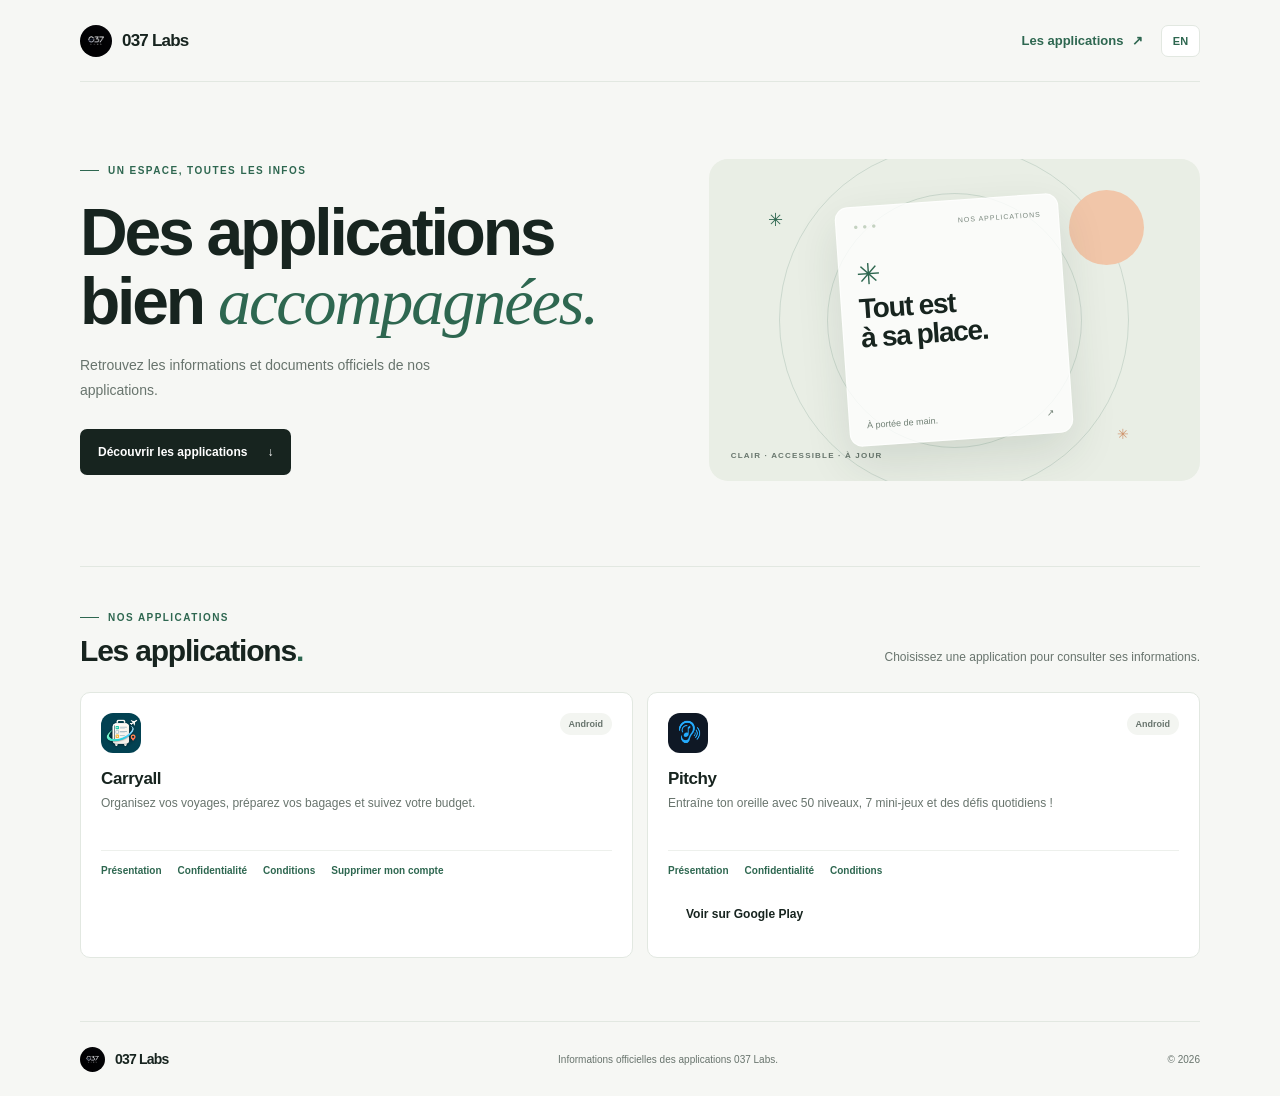
<file: index.html>
<!doctype html>
<html lang="fr">
<head>
  <meta charset="utf-8">
  <meta name="viewport" content="width=device-width, initial-scale=1">
  <meta name="theme-color" content="#f6f7f4">
  <meta name="description" content="Retrouvez les informations légales et les ressources des applications mobiles de 037 Labs.">
  <title>037 Labs — applications & informations</title>
  <link rel="icon" type="image/png" href="assets/037labs_favicon.png">
  <link rel="stylesheet" href="styles.css">
  <script src="apps.js" defer></script>
  <script src="store-url.js" defer></script>
  <script src="language.js" defer></script>
  <script src="main.js" defer></script>
</head>
<body data-title-fr="037 Labs — applications & informations" data-title-en="037 Labs — Apps & Information">
  <header class="topbar">
    <a class="brand" href="./" aria-label="Accueil 037 Labs" data-label-fr="Accueil 037 Labs" data-label-en="037 Labs home">
      <img class="brand-mark" src="assets/037labs_icon.png" alt="">
      <span class="brand-name">037 Labs</span>
    </a>
    <div class="top-actions">
      <a class="top-link" href="#applications"><span data-lang="fr">Les applications</span><span data-lang="en" hidden>Apps</span> <span aria-hidden="true">↗</span></a>
      <button class="language-toggle" type="button">EN</button>
    </div>
  </header>

  <main>
    <section class="hero">
      <div class="hero-copy">
        <p class="eyebrow"><span class="eyebrow-line"></span><span data-lang="fr">UN ESPACE, TOUTES LES INFOS</span><span data-lang="en" hidden>ALL THE INFORMATION, IN ONE PLACE</span></p>
        <h1><span data-lang="fr">Des applications<br>bien <span class="serif-accent">accompagnées.</span></span><span data-lang="en" hidden>Apps, with<br><span class="serif-accent">everything in place.</span></span></h1>
        <p class="hero-description"><span data-lang="fr">Retrouvez les informations et documents officiels de nos applications.</span><span data-lang="en" hidden>Find the official information and documents for our apps.</span></p>
        <a class="button button-dark" href="#applications"><span data-lang="fr">Découvrir les applications</span><span data-lang="en" hidden>Explore the apps</span><span aria-hidden="true">↓</span></a>
      </div>
      <div class="hero-art" aria-hidden="true">
        <div class="art-orbit orbit-one"></div>
        <div class="art-orbit orbit-two"></div>
        <div class="art-sun"></div>
        <div class="art-card">
          <div class="art-card-top"><span class="art-window-dots">● ● ●</span><span data-lang="fr">NOS APPLICATIONS</span><span data-lang="en" hidden>OUR APPS</span></div>
          <div class="art-symbol">✳</div>
          <div class="art-card-title"><span data-lang="fr">Tout est<br>à sa place.</span><span data-lang="en" hidden>Everything<br>in its place.</span></div>
          <div class="art-card-foot"><span data-lang="fr">À portée de main.</span><span data-lang="en" hidden>Easy to find.</span><span>↗</span></div>
        </div>
        <span class="art-spark spark-one">✳</span>
        <span class="art-spark spark-two">✳</span>
        <span class="art-caption"><span data-lang="fr">CLAIR · ACCESSIBLE · À JOUR</span><span data-lang="en" hidden>CLEAR · ACCESSIBLE · UP TO DATE</span></span>
      </div>
    </section>

    <section class="apps-section" id="applications">
      <div class="section-heading">
        <div>
          <p class="eyebrow"><span class="eyebrow-line"></span><span data-lang="fr">NOS APPLICATIONS</span><span data-lang="en" hidden>OUR APPS</span></p>
          <h2><span data-lang="fr">Les applications</span><span data-lang="en" hidden>Apps</span><span class="heading-period">.</span></h2>
        </div>
        <p class="section-note"><span data-lang="fr">Choisissez une application pour consulter ses informations.</span><span data-lang="en" hidden>Select an app to view its information.</span></p>
      </div>
      <div id="app-list" class="app-list" aria-live="polite">
        <div class="loading-card"><span data-lang="fr">Chargement des applications</span><span data-lang="en" hidden>Loading apps</span><span class="loading-dots">…</span></div>
      </div>
    </section>
  </main>

  <footer class="footer">
    <a class="brand footer-brand" href="./"><img class="brand-mark" src="assets/037labs_icon.png" alt=""><span class="brand-name">037 Labs</span></a>
    <p><span data-lang="fr">Informations officielles des applications 037 Labs.</span><span data-lang="en" hidden>Official information for 037 Labs apps.</span></p>
    <span class="footer-year">© <span id="year"></span></span>
  </footer>
</body>
</html>
</file>
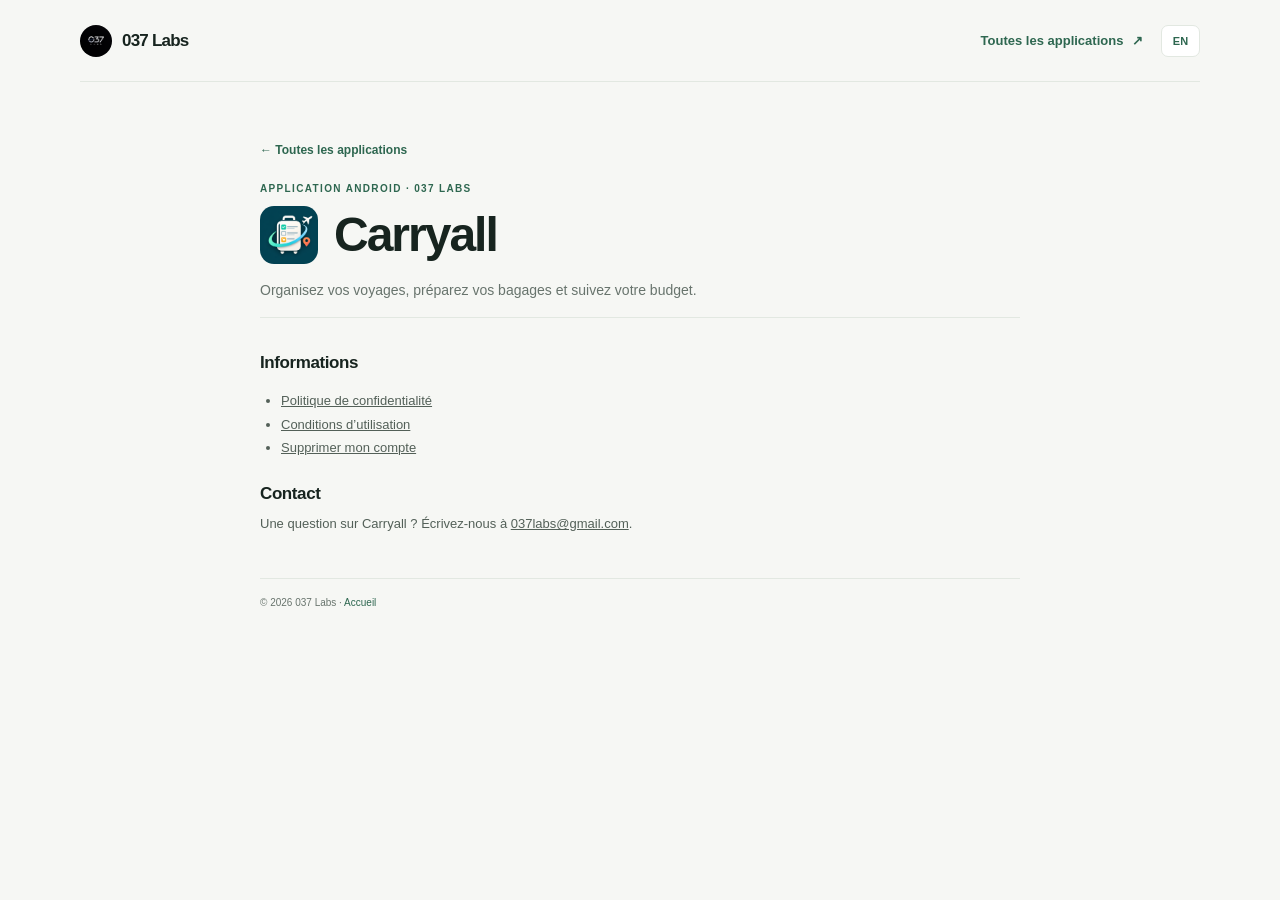
<file: apps/carryall/index.html>
<!doctype html>
<html lang="fr">
<head>
  <meta charset="utf-8">
  <meta name="viewport" content="width=device-width, initial-scale=1">
  <meta name="description" content="Informations et documents officiels de Carryall, application 037 Labs.">
  <title>Carryall — 037 Labs</title>
  <link rel="icon" type="image/png" href="../../assets/037labs_favicon.png">
  <link rel="stylesheet" href="../../styles.css">
  <script src="../../apps.js" defer></script>
  <script src="../../store-url.js" defer></script>
  <script src="../../store-links.js" defer></script>
  <script src="../../language.js" defer></script>
</head>
<body data-app-slug="carryall">
  <header class="topbar">
    <a class="brand" href="../../" data-label-fr="Accueil 037 Labs" data-label-en="037 Labs home"><img class="brand-mark" src="../../assets/037labs_icon.png" alt=""><span class="brand-name">037 Labs</span></a>
    <div class="top-actions">
      <a class="top-link" href="../../#applications"><span data-lang="fr">Toutes les applications</span><span data-lang="en" hidden>All apps</span> <span aria-hidden="true">↗</span></a>
      <button class="language-toggle" type="button">EN</button>
    </div>
  </header>
  <main class="document-main">
    <a class="back-link" href="../../#applications"><span data-lang="fr">← Toutes les applications</span><span data-lang="en" hidden>← All apps</span></a>
    <p class="document-label"><span data-lang="fr">APPLICATION ANDROID · 037 LABS</span><span data-lang="en" hidden>ANDROID APP · 037 LABS</span></p>
    <div class="app-page-title"><img src="../../assets/apps/carryall_icon.png" alt=""><h1>Carryall</h1></div>
    <p class="document-lead"><span data-lang="fr">Organisez vos voyages, préparez vos bagages et suivez votre budget.</span><span data-lang="en" hidden>Organize your trips, prepare your luggage, and track your budget.</span></p>
    <a class="button button-dark play-store-button" data-play-store-link href="#" target="_blank" rel="noopener noreferrer" hidden><span data-lang="fr">Voir sur Google Play</span><span data-lang="en" hidden>Get it on Google Play</span><span aria-hidden="true">↗</span></a>
    <nav class="document-content" aria-label="Documents et assistance Carryall" data-label-fr="Informations et assistance Carryall" data-label-en="Carryall information and support">
      <h2><span data-lang="fr">Informations</span><span data-lang="en" hidden>Information</span></h2>
      <ul>
        <li><a href="privacy-policy/"><span data-lang="fr">Politique de confidentialité</span><span data-lang="en" hidden>Privacy Policy</span></a></li>
        <li><a href="terms/"><span data-lang="fr">Conditions d’utilisation</span><span data-lang="en" hidden>Terms of Use</span></a></li>
        <li><a href="delete-account/"><span data-lang="fr">Supprimer mon compte</span><span data-lang="en" hidden>Delete my account</span></a></li>
      </ul>
      <h2><span data-lang="fr">Contact</span><span data-lang="en" hidden>Contact</span></h2>
      <p><span data-lang="fr">Une question sur Carryall ? Écrivez-nous à </span><span data-lang="en" hidden>Questions about Carryall? Email us at </span><a href="mailto:037labs@gmail.com">037labs@gmail.com</a>.</p>
    </nav>
    <div class="document-footer">© 2026 037 Labs · <a href="../../"><span data-lang="fr">Accueil</span><span data-lang="en" hidden>Home</span></a></div>
  </main>
</body>
</html>
</file>
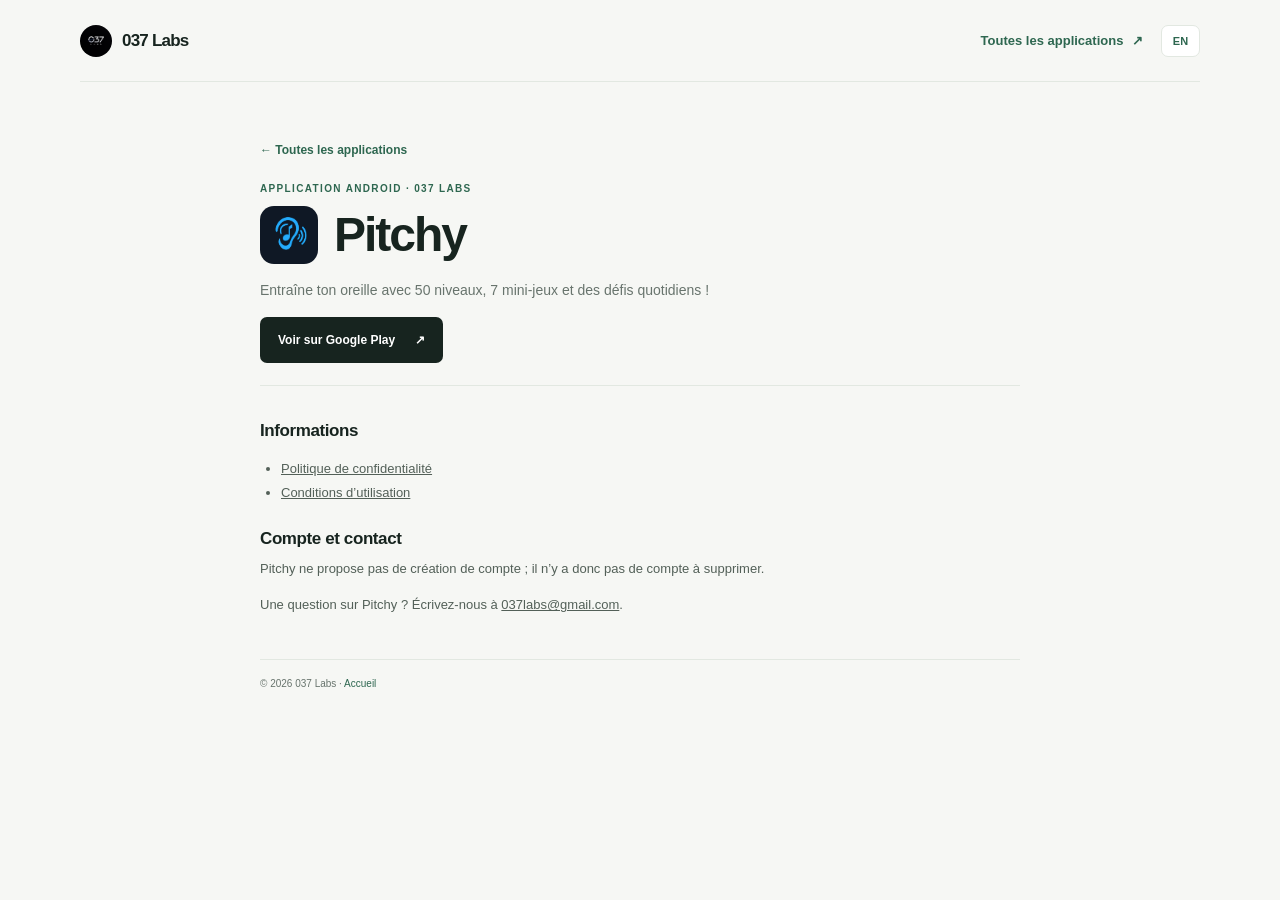
<file: apps/pitchy/index.html>
<!doctype html>
<html lang="fr">
<head>
  <meta charset="utf-8">
  <meta name="viewport" content="width=device-width, initial-scale=1">
  <meta name="description" content="Informations et documents officiels de Pitchy, application 037 Labs.">
  <title>Pitchy — 037 Labs</title>
  <link rel="icon" type="image/png" href="../../assets/037labs_favicon.png">
  <link rel="stylesheet" href="../../styles.css">
  <script src="../../apps.js" defer></script>
  <script src="../../store-url.js" defer></script>
  <script src="../../store-links.js" defer></script>
  <script src="../../language.js" defer></script>
</head>
<body data-app-slug="pitchy">
  <header class="topbar">
    <a class="brand" href="../../" data-label-fr="Accueil 037 Labs" data-label-en="037 Labs home"><img class="brand-mark" src="../../assets/037labs_icon.png" alt=""><span class="brand-name">037 Labs</span></a>
    <div class="top-actions">
      <a class="top-link" href="../../#applications"><span data-lang="fr">Toutes les applications</span><span data-lang="en" hidden>All apps</span> <span aria-hidden="true">↗</span></a>
      <button class="language-toggle" type="button">EN</button>
    </div>
  </header>
  <main class="document-main">
    <a class="back-link" href="../../#applications"><span data-lang="fr">← Toutes les applications</span><span data-lang="en" hidden>← All apps</span></a>
    <p class="document-label"><span data-lang="fr">APPLICATION ANDROID · 037 LABS</span><span data-lang="en" hidden>ANDROID APP · 037 LABS</span></p>
    <div class="app-page-title"><img src="../../assets/apps/pitchy_icon.png" alt=""><h1>Pitchy</h1></div>
    <p class="document-lead"><span data-lang="fr">Entraîne ton oreille avec 50 niveaux, 7 mini-jeux et des défis quotidiens !</span><span data-lang="en" hidden>Train your ear with 50 levels, 7 mini-games, and daily challenges!</span></p>
    <a class="button button-dark play-store-button" data-play-store-link href="#" target="_blank" rel="noopener noreferrer" hidden><span data-lang="fr">Voir sur Google Play</span><span data-lang="en" hidden>Get it on Google Play</span><span aria-hidden="true">↗</span></a>
    <nav class="document-content" aria-label="Documents et assistance Pitchy" data-label-fr="Informations et assistance Pitchy" data-label-en="Pitchy information and support">
      <h2><span data-lang="fr">Informations</span><span data-lang="en" hidden>Information</span></h2>
      <ul>
        <li><a href="privacy-policy/"><span data-lang="fr">Politique de confidentialité</span><span data-lang="en" hidden>Privacy Policy</span></a></li>
        <li><a href="terms/"><span data-lang="fr">Conditions d’utilisation</span><span data-lang="en" hidden>Terms of Use</span></a></li>
      </ul>
      <h2><span data-lang="fr">Compte et contact</span><span data-lang="en" hidden>Account and contact</span></h2>
      <p><span data-lang="fr">Pitchy ne propose pas de création de compte ; il n’y a donc pas de compte à supprimer.</span><span data-lang="en" hidden>Pitchy does not offer user accounts, so there is no account to delete.</span></p>
      <p><span data-lang="fr">Une question sur Pitchy ? Écrivez-nous à </span><span data-lang="en" hidden>Questions about Pitchy? Email us at </span><a href="mailto:037labs@gmail.com">037labs@gmail.com</a>.</p>
    </nav>
    <div class="document-footer">© 2026 037 Labs · <a href="../../"><span data-lang="fr">Accueil</span><span data-lang="en" hidden>Home</span></a></div>
  </main>
</body>
</html>
</file>
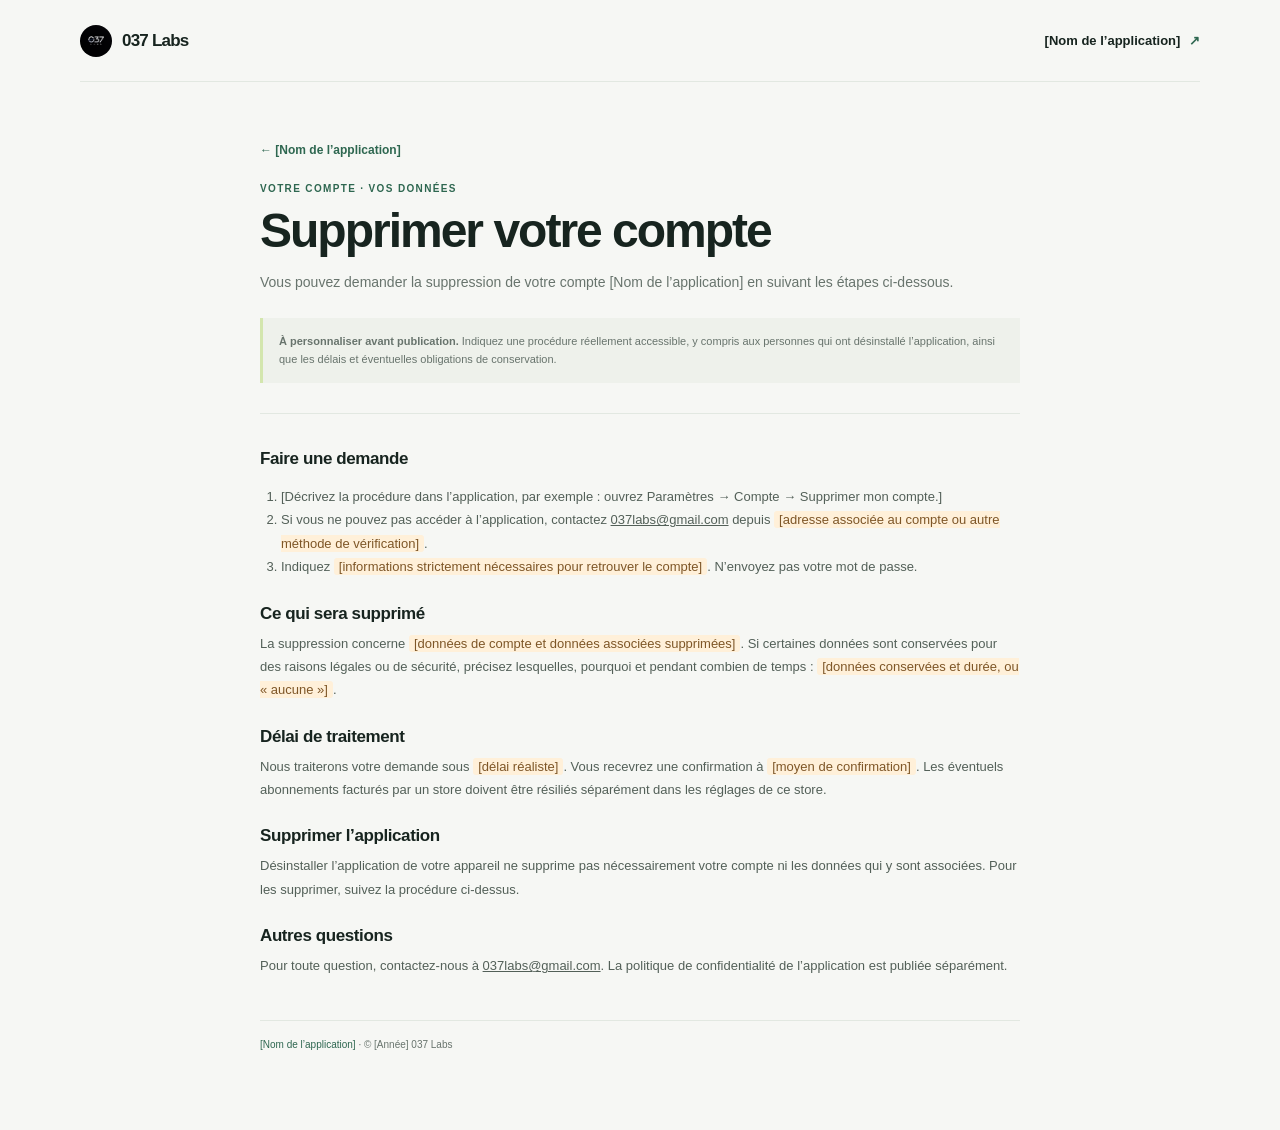
<file: _templates/app/delete-account/index.html>
<!doctype html>
<html lang="fr">
<head>
  <meta charset="utf-8">
  <meta name="viewport" content="width=device-width, initial-scale=1">
  <meta name="description" content="Instructions pour demander la suppression d’un compte [Nom de l’application].">
  <title>Supprimer son compte — [Nom de l’application]</title>
  <link rel="icon" type="image/png" href="../../../assets/037labs_favicon.png">
  <link rel="stylesheet" href="../../../styles.css">
</head>
<body>
  <header class="topbar">
    <a class="brand" href="../../../"><img class="brand-mark" src="../../../assets/037labs_icon.png" alt=""><span class="brand-name">037 Labs</span></a>
    <a class="top-link" href="../">[Nom de l’application] <span aria-hidden="true">↗</span></a>
  </header>
  <main class="document-main">
    <a class="back-link" href="../">← [Nom de l’application]</a>
    <p class="document-label">VOTRE COMPTE · VOS DONNÉES</p>
    <h1>Supprimer votre compte</h1>
    <p class="document-lead">Vous pouvez demander la suppression de votre compte [Nom de l’application] en suivant les étapes ci-dessous.</p>
    <div class="document-meta"><strong>À personnaliser avant publication.</strong> Indiquez une procédure réellement accessible, y compris aux personnes qui ont désinstallé l’application, ainsi que les délais et éventuelles obligations de conservation.</div>
    <article class="document-content">
      <h2>Faire une demande</h2>
      <ol>
        <li>[Décrivez la procédure dans l’application, par exemple : ouvrez Paramètres → Compte → Supprimer mon compte.]</li>
        <li>Si vous ne pouvez pas accéder à l’application, contactez <a href="mailto:037labs@gmail.com">037labs@gmail.com</a> depuis <span class="placeholder">[adresse associée au compte ou autre méthode de vérification]</span>.</li>
        <li>Indiquez <span class="placeholder">[informations strictement nécessaires pour retrouver le compte]</span>. N’envoyez pas votre mot de passe.</li>
      </ol>
      <h2>Ce qui sera supprimé</h2>
      <p>La suppression concerne <span class="placeholder">[données de compte et données associées supprimées]</span>. Si certaines données sont conservées pour des raisons légales ou de sécurité, précisez lesquelles, pourquoi et pendant combien de temps : <span class="placeholder">[données conservées et durée, ou « aucune »]</span>.</p>
      <h2>Délai de traitement</h2>
      <p>Nous traiterons votre demande sous <span class="placeholder">[délai réaliste]</span>. Vous recevrez une confirmation à <span class="placeholder">[moyen de confirmation]</span>. Les éventuels abonnements facturés par un store doivent être résiliés séparément dans les réglages de ce store.</p>
      <h2>Supprimer l’application</h2>
      <p>Désinstaller l’application de votre appareil ne supprime pas nécessairement votre compte ni les données qui y sont associées. Pour les supprimer, suivez la procédure ci-dessus.</p>
      <h2>Autres questions</h2>
      <p>Pour toute question, contactez-nous à <a href="mailto:037labs@gmail.com">037labs@gmail.com</a>. La politique de confidentialité de l’application est publiée séparément.</p>
    </article>
    <div class="document-footer"><a href="../">[Nom de l’application]</a> · © [Année] 037 Labs</div>
  </main>
</body>
</html>
</file>
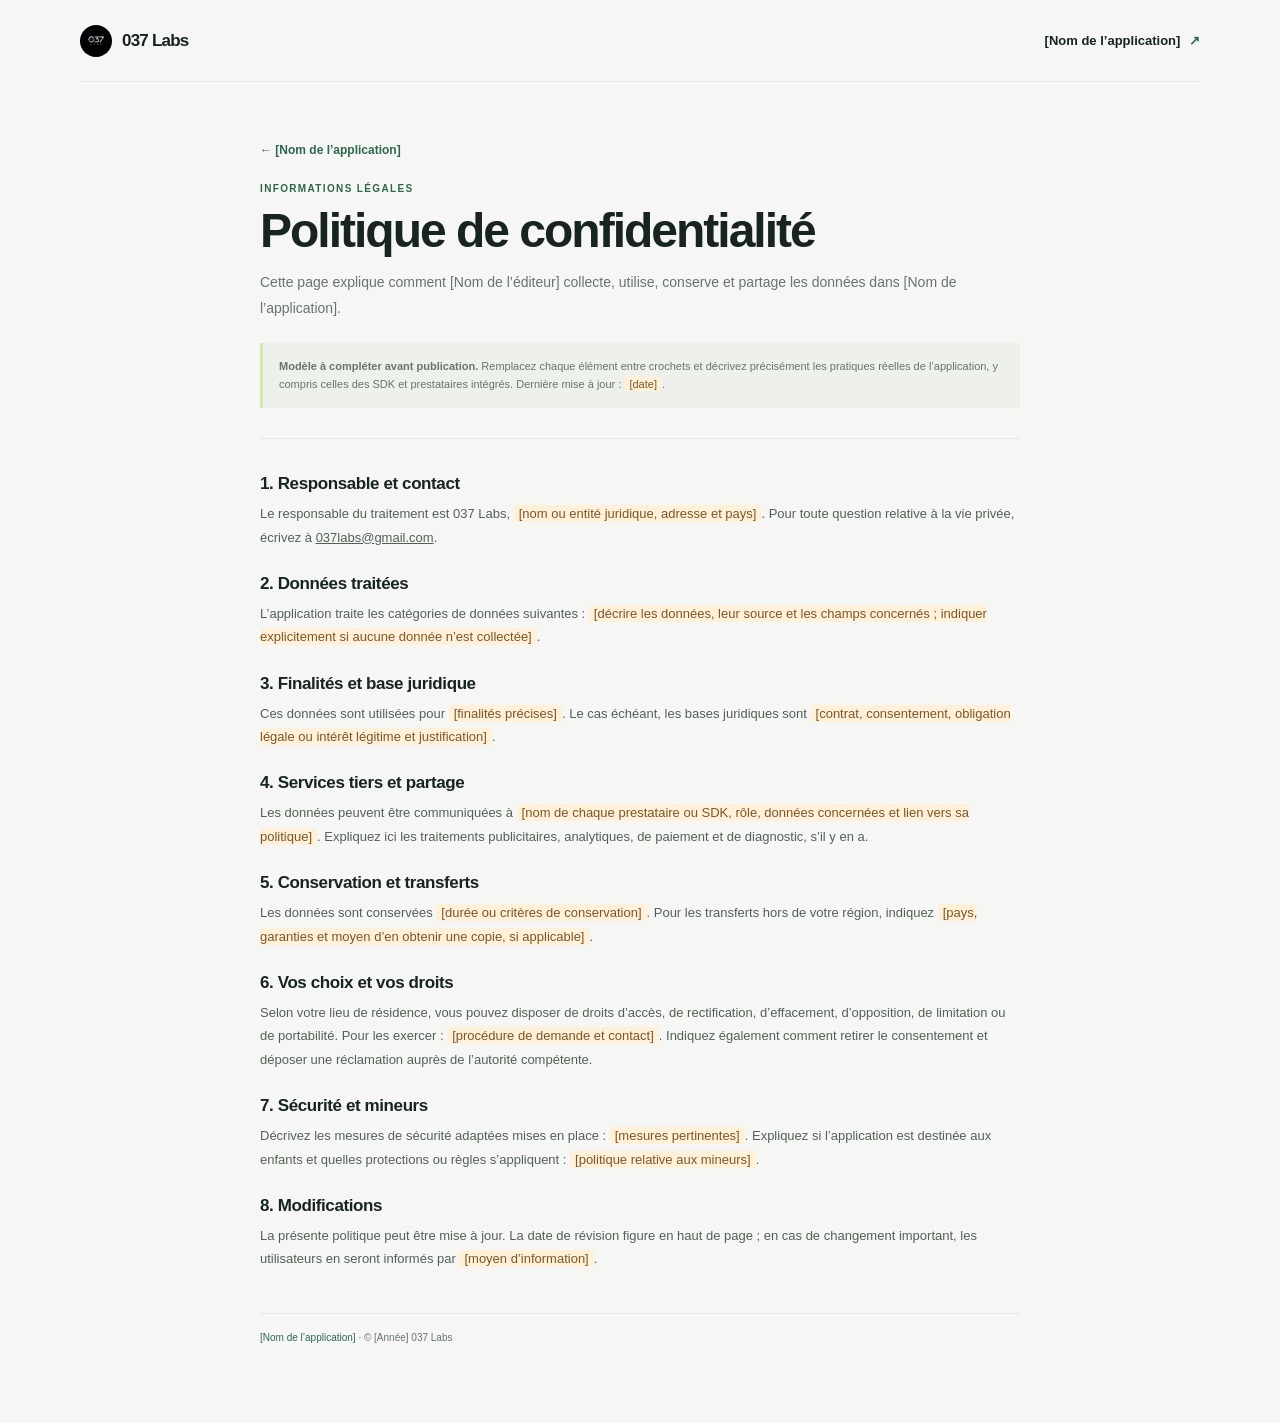
<file: _templates/app/privacy-policy/index.html>
<!doctype html>
<html lang="fr">
<head>
  <meta charset="utf-8">
  <meta name="viewport" content="width=device-width, initial-scale=1">
  <meta name="description" content="Politique de confidentialité de [Nom de l’application].">
  <title>Confidentialité — [Nom de l’application]</title>
  <link rel="icon" type="image/png" href="../../../assets/037labs_favicon.png">
  <link rel="stylesheet" href="../../../styles.css">
</head>
<body>
  <header class="topbar">
    <a class="brand" href="../../../"><img class="brand-mark" src="../../../assets/037labs_icon.png" alt=""><span class="brand-name">037 Labs</span></a>
    <a class="top-link" href="../">[Nom de l’application] <span aria-hidden="true">↗</span></a>
  </header>
  <main class="document-main">
    <a class="back-link" href="../">← [Nom de l’application]</a>
    <p class="document-label">INFORMATIONS LÉGALES</p>
    <h1>Politique de confidentialité</h1>
    <p class="document-lead">Cette page explique comment [Nom de l’éditeur] collecte, utilise, conserve et partage les données dans [Nom de l’application].</p>
    <div class="document-meta"><strong>Modèle à compléter avant publication.</strong> Remplacez chaque élément entre crochets et décrivez précisément les pratiques réelles de l’application, y compris celles des SDK et prestataires intégrés. Dernière mise à jour : <span class="placeholder">[date]</span>.</div>
    <article class="document-content">
      <h2>1. Responsable et contact</h2>
      <p>Le responsable du traitement est 037 Labs, <span class="placeholder">[nom ou entité juridique, adresse et pays]</span>. Pour toute question relative à la vie privée, écrivez à <a href="mailto:037labs@gmail.com">037labs@gmail.com</a>.</p>
      <h2>2. Données traitées</h2>
      <p>L’application traite les catégories de données suivantes : <span class="placeholder">[décrire les données, leur source et les champs concernés ; indiquer explicitement si aucune donnée n’est collectée]</span>.</p>
      <h2>3. Finalités et base juridique</h2>
      <p>Ces données sont utilisées pour <span class="placeholder">[finalités précises]</span>. Le cas échéant, les bases juridiques sont <span class="placeholder">[contrat, consentement, obligation légale ou intérêt légitime et justification]</span>.</p>
      <h2>4. Services tiers et partage</h2>
      <p>Les données peuvent être communiquées à <span class="placeholder">[nom de chaque prestataire ou SDK, rôle, données concernées et lien vers sa politique]</span>. Expliquez ici les traitements publicitaires, analytiques, de paiement et de diagnostic, s’il y en a.</p>
      <h2>5. Conservation et transferts</h2>
      <p>Les données sont conservées <span class="placeholder">[durée ou critères de conservation]</span>. Pour les transferts hors de votre région, indiquez <span class="placeholder">[pays, garanties et moyen d’en obtenir une copie, si applicable]</span>.</p>
      <h2>6. Vos choix et vos droits</h2>
      <p>Selon votre lieu de résidence, vous pouvez disposer de droits d’accès, de rectification, d’effacement, d’opposition, de limitation ou de portabilité. Pour les exercer : <span class="placeholder">[procédure de demande et contact]</span>. Indiquez également comment retirer le consentement et déposer une réclamation auprès de l’autorité compétente.</p>
      <h2>7. Sécurité et mineurs</h2>
      <p>Décrivez les mesures de sécurité adaptées mises en place : <span class="placeholder">[mesures pertinentes]</span>. Expliquez si l’application est destinée aux enfants et quelles protections ou règles s’appliquent : <span class="placeholder">[politique relative aux mineurs]</span>.</p>
      <h2>8. Modifications</h2>
      <p>La présente politique peut être mise à jour. La date de révision figure en haut de page ; en cas de changement important, les utilisateurs en seront informés par <span class="placeholder">[moyen d’information]</span>.</p>
    </article>
    <div class="document-footer"><a href="../">[Nom de l’application]</a> · © [Année] 037 Labs</div>
  </main>
</body>
</html>
</file>
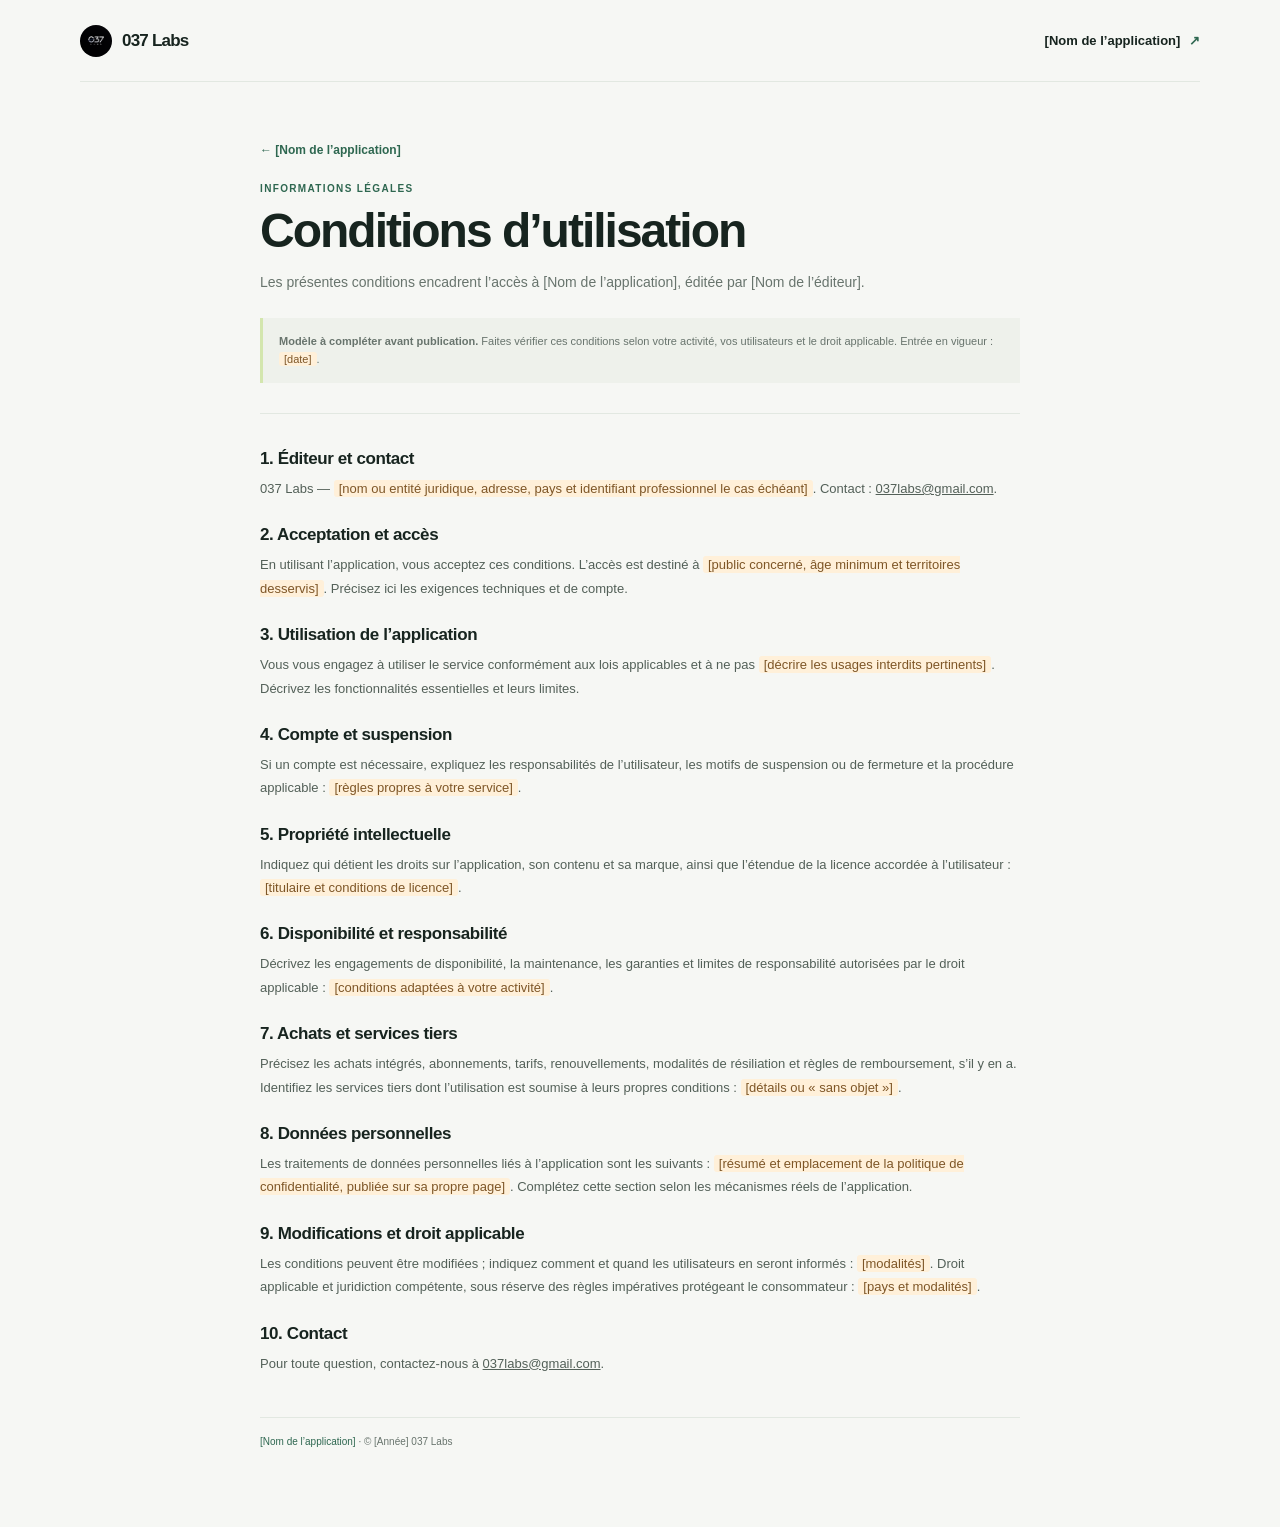
<file: _templates/app/terms/index.html>
<!doctype html>
<html lang="fr">
<head>
  <meta charset="utf-8">
  <meta name="viewport" content="width=device-width, initial-scale=1">
  <meta name="description" content="Conditions d’utilisation de [Nom de l’application].">
  <title>Conditions d’utilisation — [Nom de l’application]</title>
  <link rel="icon" type="image/png" href="../../../assets/037labs_favicon.png">
  <link rel="stylesheet" href="../../../styles.css">
</head>
<body>
  <header class="topbar">
    <a class="brand" href="../../../"><img class="brand-mark" src="../../../assets/037labs_icon.png" alt=""><span class="brand-name">037 Labs</span></a>
    <a class="top-link" href="../">[Nom de l’application] <span aria-hidden="true">↗</span></a>
  </header>
  <main class="document-main">
    <a class="back-link" href="../">← [Nom de l’application]</a>
    <p class="document-label">INFORMATIONS LÉGALES</p>
    <h1>Conditions d’utilisation</h1>
    <p class="document-lead">Les présentes conditions encadrent l’accès à [Nom de l’application], éditée par [Nom de l’éditeur].</p>
    <div class="document-meta"><strong>Modèle à compléter avant publication.</strong> Faites vérifier ces conditions selon votre activité, vos utilisateurs et le droit applicable. Entrée en vigueur : <span class="placeholder">[date]</span>.</div>
    <article class="document-content">
      <h2>1. Éditeur et contact</h2>
      <p>037 Labs — <span class="placeholder">[nom ou entité juridique, adresse, pays et identifiant professionnel le cas échéant]</span>. Contact : <a href="mailto:037labs@gmail.com">037labs@gmail.com</a>.</p>
      <h2>2. Acceptation et accès</h2>
      <p>En utilisant l’application, vous acceptez ces conditions. L’accès est destiné à <span class="placeholder">[public concerné, âge minimum et territoires desservis]</span>. Précisez ici les exigences techniques et de compte.</p>
      <h2>3. Utilisation de l’application</h2>
      <p>Vous vous engagez à utiliser le service conformément aux lois applicables et à ne pas <span class="placeholder">[décrire les usages interdits pertinents]</span>. Décrivez les fonctionnalités essentielles et leurs limites.</p>
      <h2>4. Compte et suspension</h2>
      <p>Si un compte est nécessaire, expliquez les responsabilités de l’utilisateur, les motifs de suspension ou de fermeture et la procédure applicable : <span class="placeholder">[règles propres à votre service]</span>.</p>
      <h2>5. Propriété intellectuelle</h2>
      <p>Indiquez qui détient les droits sur l’application, son contenu et sa marque, ainsi que l’étendue de la licence accordée à l’utilisateur : <span class="placeholder">[titulaire et conditions de licence]</span>.</p>
      <h2>6. Disponibilité et responsabilité</h2>
      <p>Décrivez les engagements de disponibilité, la maintenance, les garanties et limites de responsabilité autorisées par le droit applicable : <span class="placeholder">[conditions adaptées à votre activité]</span>.</p>
      <h2>7. Achats et services tiers</h2>
      <p>Précisez les achats intégrés, abonnements, tarifs, renouvellements, modalités de résiliation et règles de remboursement, s’il y en a. Identifiez les services tiers dont l’utilisation est soumise à leurs propres conditions : <span class="placeholder">[détails ou « sans objet »]</span>.</p>
      <h2>8. Données personnelles</h2>
      <p>Les traitements de données personnelles liés à l’application sont les suivants : <span class="placeholder">[résumé et emplacement de la politique de confidentialité, publiée sur sa propre page]</span>. Complétez cette section selon les mécanismes réels de l’application.</p>
      <h2>9. Modifications et droit applicable</h2>
      <p>Les conditions peuvent être modifiées ; indiquez comment et quand les utilisateurs en seront informés : <span class="placeholder">[modalités]</span>. Droit applicable et juridiction compétente, sous réserve des règles impératives protégeant le consommateur : <span class="placeholder">[pays et modalités]</span>.</p>
      <h2>10. Contact</h2>
      <p>Pour toute question, contactez-nous à <a href="mailto:037labs@gmail.com">037labs@gmail.com</a>.</p>
    </article>
    <div class="document-footer"><a href="../">[Nom de l’application]</a> · © [Année] 037 Labs</div>
  </main>
</body>
</html>
</file>
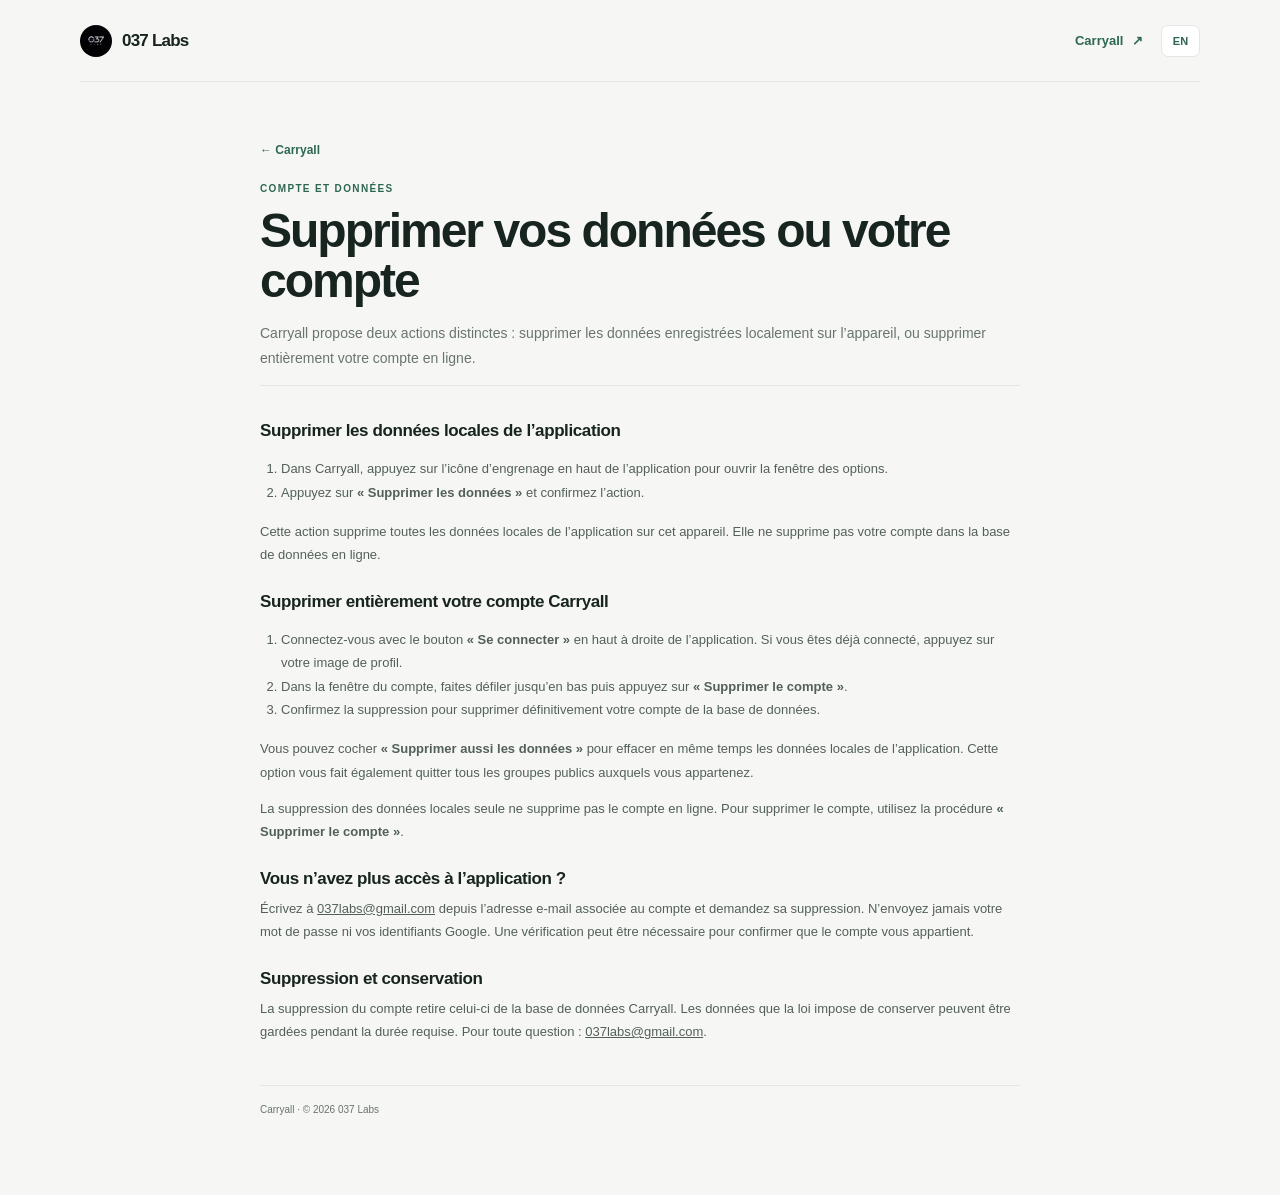
<file: apps/carryall/delete-account/index.html>
<!doctype html>
<html lang="fr">
<head>
  <meta charset="utf-8">
  <meta name="viewport" content="width=device-width, initial-scale=1">
  <meta name="description" content="Comment supprimer les données locales ou le compte Carryall.">
  <title>Supprimer des données ou un compte — Carryall</title>
  <link rel="icon" type="image/png" href="../../../assets/037labs_favicon.png">
  <link rel="stylesheet" href="../../../styles.css">
  <script src="../../../language.js" defer></script>
</head>
<body data-title-fr="Supprimer des données ou un compte — Carryall" data-title-en="Delete data or account — Carryall">
  <header class="topbar">
    <a class="brand" href="../../../"><img class="brand-mark" src="../../../assets/037labs_icon.png" alt=""><span class="brand-name">037 Labs</span></a>
    <div class="top-actions">
      <a class="top-link" href="../"><span data-lang="fr">Carryall</span><span data-lang="en" hidden>Carryall</span> <span aria-hidden="true">↗</span></a>
      <button class="language-toggle" type="button">EN</button>
    </div>
  </header>
  <main class="document-main">
    <a class="back-link" href="../"><span data-lang="fr">← Carryall</span><span data-lang="en" hidden>← Carryall</span></a>
    <p class="document-label"><span data-lang="fr">COMPTE ET DONNÉES</span><span data-lang="en" hidden>ACCOUNT AND DATA</span></p>
    <h1><span data-lang="fr">Supprimer vos données ou votre compte</span><span data-lang="en" hidden>Delete your data or account</span></h1>
    <p class="document-lead"><span data-lang="fr">Carryall propose deux actions distinctes : supprimer les données enregistrées localement sur l’appareil, ou supprimer entièrement votre compte en ligne.</span><span data-lang="en" hidden>Carryall offers two separate actions: delete data stored locally on your device, or permanently delete your online account.</span></p>
    <article class="document-content">
      <section data-lang="fr">
        <h2>Supprimer les données locales de l’application</h2>
        <ol>
          <li>Dans Carryall, appuyez sur l’icône d’engrenage en haut de l’application pour ouvrir la fenêtre des options.</li>
          <li>Appuyez sur <strong>« Supprimer les données »</strong> et confirmez l’action.</li>
        </ol>
        <p>Cette action supprime toutes les données locales de l’application sur cet appareil. Elle ne supprime pas votre compte dans la base de données en ligne.</p>

        <h2>Supprimer entièrement votre compte Carryall</h2>
        <ol>
          <li>Connectez-vous avec le bouton <strong>« Se connecter »</strong> en haut à droite de l’application. Si vous êtes déjà connecté, appuyez sur votre image de profil.</li>
          <li>Dans la fenêtre du compte, faites défiler jusqu’en bas puis appuyez sur <strong>« Supprimer le compte »</strong>.</li>
          <li>Confirmez la suppression pour supprimer définitivement votre compte de la base de données.</li>
        </ol>
        <p>Vous pouvez cocher <strong>« Supprimer aussi les données »</strong> pour effacer en même temps les données locales de l’application. Cette option vous fait également quitter tous les groupes publics auxquels vous appartenez.</p>
        <p>La suppression des données locales seule ne supprime pas le compte en ligne. Pour supprimer le compte, utilisez la procédure <strong>« Supprimer le compte »</strong>.</p>

        <h2>Vous n’avez plus accès à l’application ?</h2>
        <p>Écrivez à <a href="mailto:037labs@gmail.com">037labs@gmail.com</a> depuis l’adresse e-mail associée au compte et demandez sa suppression. N’envoyez jamais votre mot de passe ni vos identifiants Google. Une vérification peut être nécessaire pour confirmer que le compte vous appartient.</p>

        <h2>Suppression et conservation</h2>
        <p>La suppression du compte retire celui-ci de la base de données Carryall. Les données que la loi impose de conserver peuvent être gardées pendant la durée requise. Pour toute question : <a href="mailto:037labs@gmail.com">037labs@gmail.com</a>.</p>
      </section>
      <section data-lang="en" hidden>
        <h2>Delete the app's local data</h2>
        <ol>
          <li>In Carryall, tap the gear icon at the top of the app to open the options window.</li>
          <li>Tap <strong>“Delete data”</strong> and confirm.</li>
        </ol>
        <p>This deletes all locally stored app data from this device. It does not delete your online account from the database.</p>

        <h2>Permanently delete your Carryall account</h2>
        <ol>
          <li>Sign in using the <strong>“Sign in”</strong> button at the top right of the app. If you are already signed in, tap your profile picture.</li>
          <li>In the account window, scroll to the bottom and tap <strong>“Delete account”</strong>.</li>
          <li>Confirm to permanently delete your account from the database.</li>
        </ol>
        <p>You can check <strong>“Also delete data”</strong> to delete the app's local data at the same time. This option also makes you leave all public groups you belong to.</p>
        <p>Deleting local data alone does not delete your online account. To delete the account, use the <strong>“Delete account”</strong> action.</p>

        <h2>Can’t access the app?</h2>
        <p>Email <a href="mailto:037labs@gmail.com">037labs@gmail.com</a> from the email address linked to your account and request its deletion. Never send your password or Google credentials. We may need to verify that the account belongs to you.</p>

        <h2>Deletion and retention</h2>
        <p>Deleting your account removes it from the Carryall database. Information that must be retained by law may be kept for the required period. Questions? Contact <a href="mailto:037labs@gmail.com">037labs@gmail.com</a>.</p>
      </section>
    </article>
    <div class="document-footer">Carryall · © 2026 037 Labs</div>
  </main>
</body>
</html>
</file>
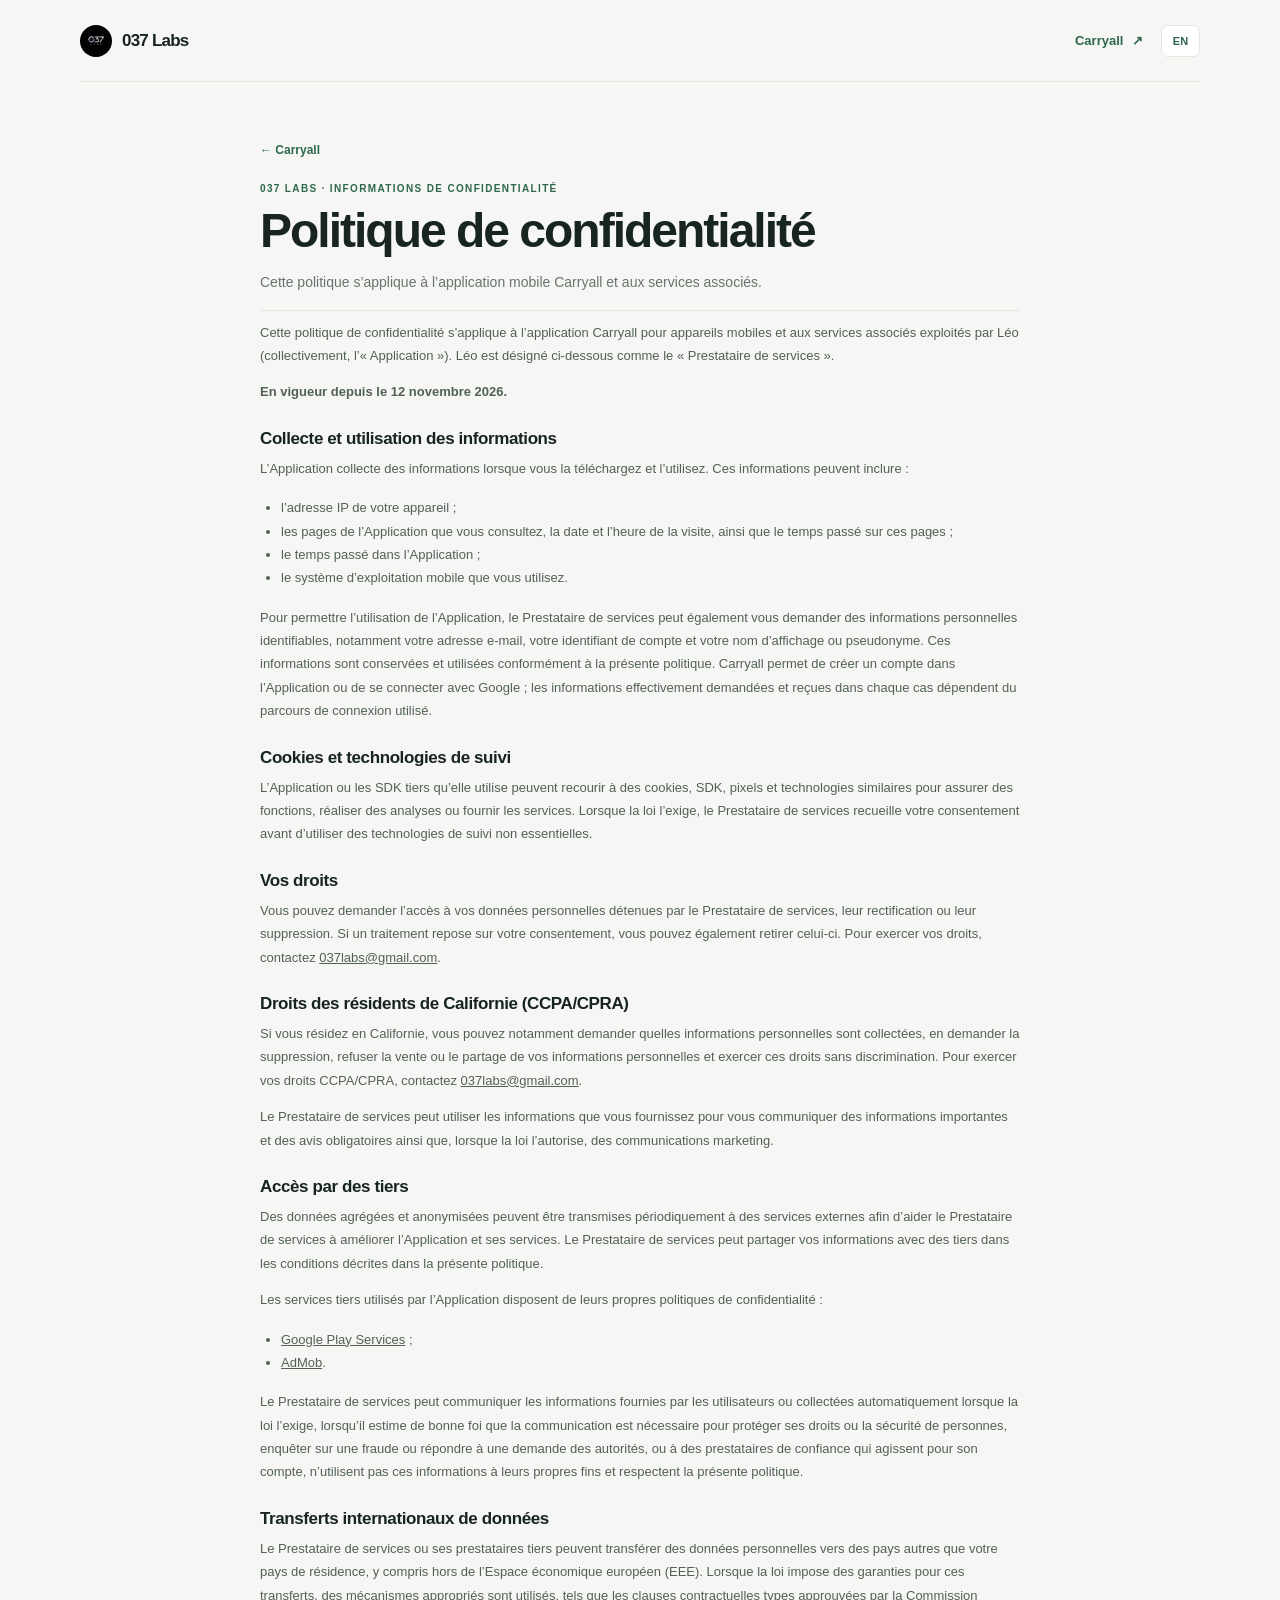
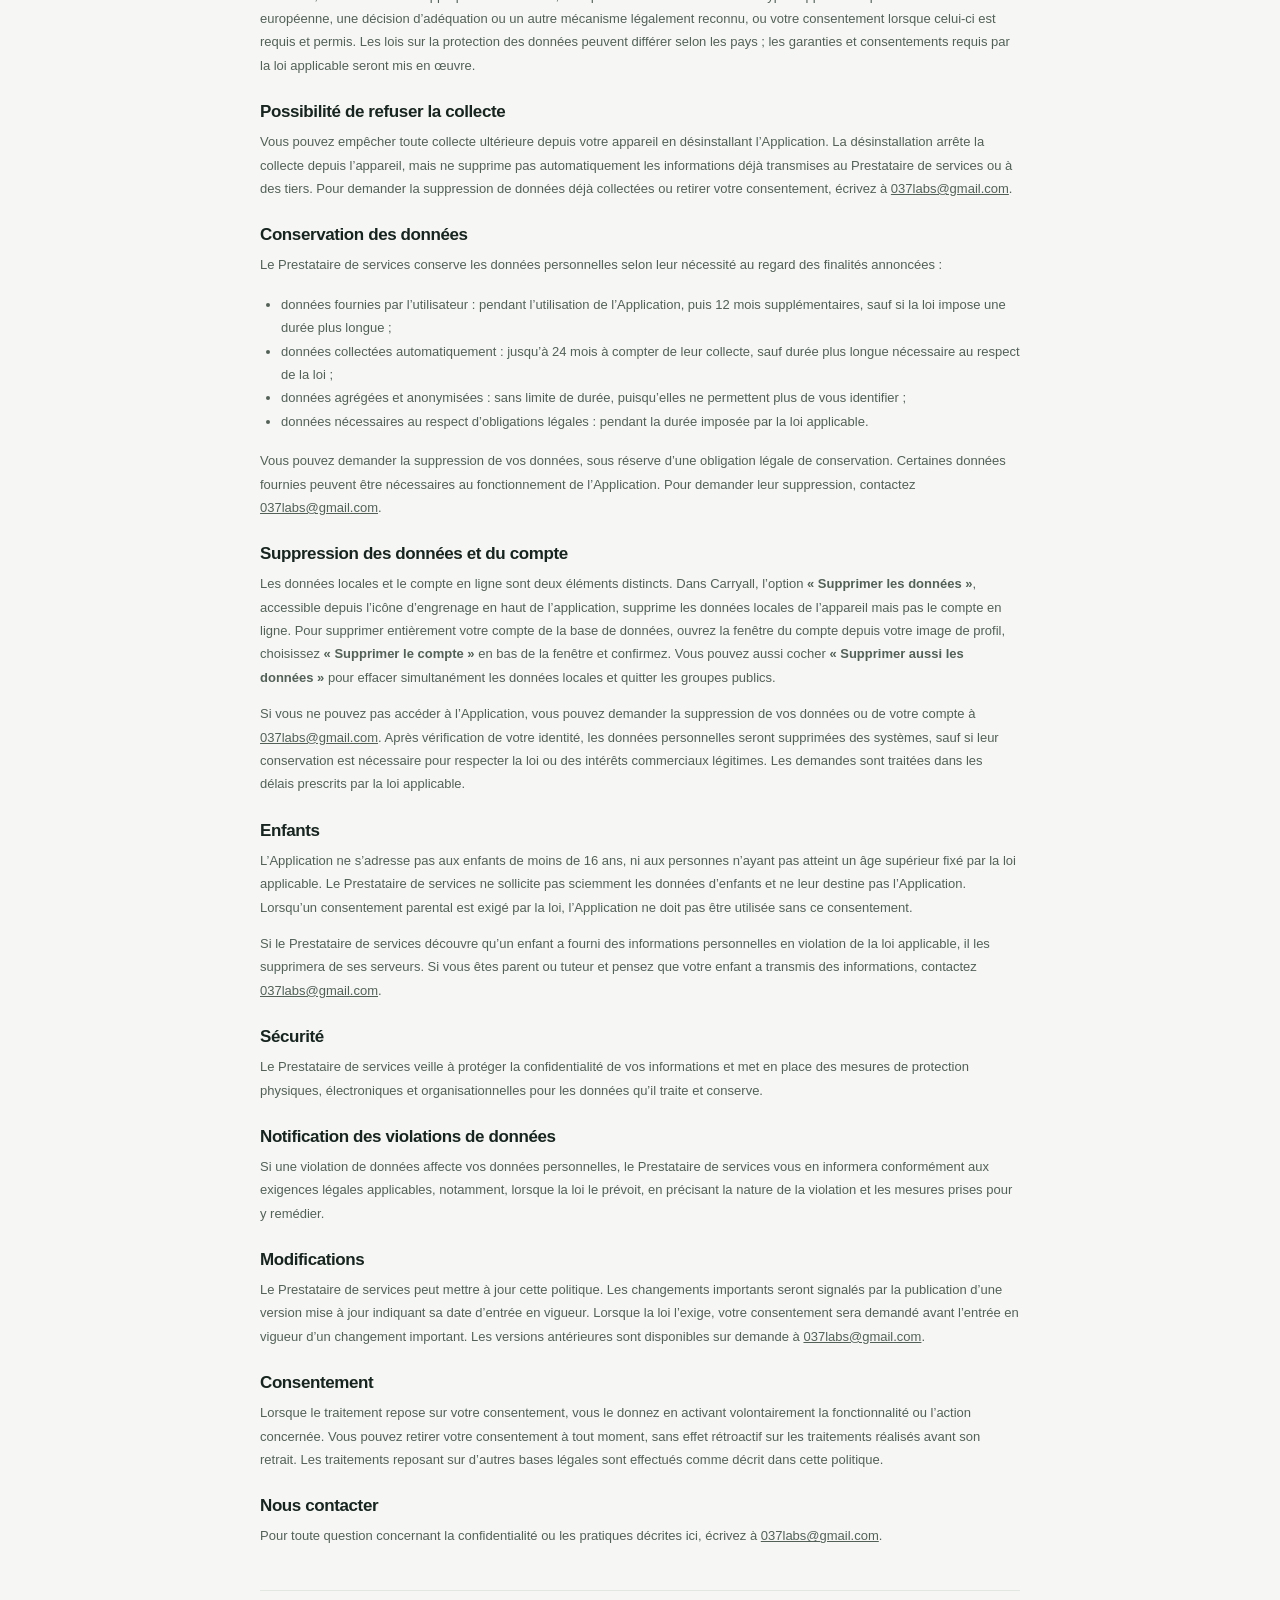
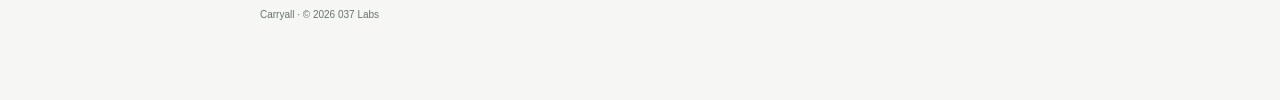
<file: apps/carryall/privacy-policy/index.html>
<!doctype html>
<html lang="fr">
<head>
  <meta charset="utf-8">
  <meta name="viewport" content="width=device-width, initial-scale=1">
  <meta name="description" content="Politique de confidentialité de Carryall.">
  <title>Politique de confidentialité — Carryall</title>
  <link rel="icon" type="image/png" href="../../../assets/037labs_favicon.png">
  <link rel="stylesheet" href="../../../styles.css">
  <script src="../../../language.js" defer></script>
</head>
<body data-title-fr="Politique de confidentialité — Carryall" data-title-en="Carryall Privacy Policy">
  <header class="topbar">
    <a class="brand" href="../../../"><img class="brand-mark" src="../../../assets/037labs_icon.png" alt=""><span class="brand-name">037 Labs</span></a>
    <div class="top-actions">
      <a class="top-link" href="../"><span data-lang="fr">Carryall</span><span data-lang="en" hidden>Carryall</span> <span aria-hidden="true">↗</span></a>
      <button class="language-toggle" type="button">EN</button>
    </div>
  </header>
  <main class="document-main">
    <a class="back-link" href="../"><span data-lang="fr">← Carryall</span><span data-lang="en" hidden>← Carryall</span></a>
    <p class="document-label"><span data-lang="fr">037 LABS · INFORMATIONS DE CONFIDENTIALITÉ</span><span data-lang="en" hidden>037 LABS · PRIVACY INFORMATION</span></p>
    <h1><span data-lang="fr">Politique de confidentialité</span><span data-lang="en" hidden>Privacy Policy</span></h1>
    <p class="document-lead"><span data-lang="fr">Cette politique s’applique à l’application mobile Carryall et aux services associés.</span><span data-lang="en" hidden>This policy applies to the Carryall mobile app and related services.</span></p>
    <article class="document-content">
      <section data-lang="fr">
        <p>Cette politique de confidentialité s’applique à l’application Carryall pour appareils mobiles et aux services associés exploités par Léo (collectivement, l’« Application »). Léo est désigné ci-dessous comme le « Prestataire de services ».</p>
        <p><strong>En vigueur depuis le 12 novembre 2026.</strong></p>

        <h2>Collecte et utilisation des informations</h2>
        <p>L’Application collecte des informations lorsque vous la téléchargez et l’utilisez. Ces informations peuvent inclure :</p>
        <ul>
          <li>l’adresse IP de votre appareil ;</li>
          <li>les pages de l’Application que vous consultez, la date et l’heure de la visite, ainsi que le temps passé sur ces pages ;</li>
          <li>le temps passé dans l’Application ;</li>
          <li>le système d’exploitation mobile que vous utilisez.</li>
        </ul>
        <p>Pour permettre l’utilisation de l’Application, le Prestataire de services peut également vous demander des informations personnelles identifiables, notamment votre adresse e-mail, votre identifiant de compte et votre nom d’affichage ou pseudonyme. Ces informations sont conservées et utilisées conformément à la présente politique. Carryall permet de créer un compte dans l’Application ou de se connecter avec Google ; les informations effectivement demandées et reçues dans chaque cas dépendent du parcours de connexion utilisé.</p>

        <h2>Cookies et technologies de suivi</h2>
        <p>L’Application ou les SDK tiers qu’elle utilise peuvent recourir à des cookies, SDK, pixels et technologies similaires pour assurer des fonctions, réaliser des analyses ou fournir les services. Lorsque la loi l’exige, le Prestataire de services recueille votre consentement avant d’utiliser des technologies de suivi non essentielles.</p>

        <h2>Vos droits</h2>
        <p>Vous pouvez demander l’accès à vos données personnelles détenues par le Prestataire de services, leur rectification ou leur suppression. Si un traitement repose sur votre consentement, vous pouvez également retirer celui-ci. Pour exercer vos droits, contactez <a href="mailto:037labs@gmail.com">037labs@gmail.com</a>.</p>

        <h2>Droits des résidents de Californie (CCPA/CPRA)</h2>
        <p>Si vous résidez en Californie, vous pouvez notamment demander quelles informations personnelles sont collectées, en demander la suppression, refuser la vente ou le partage de vos informations personnelles et exercer ces droits sans discrimination. Pour exercer vos droits CCPA/CPRA, contactez <a href="mailto:037labs@gmail.com">037labs@gmail.com</a>.</p>
        <p>Le Prestataire de services peut utiliser les informations que vous fournissez pour vous communiquer des informations importantes et des avis obligatoires ainsi que, lorsque la loi l’autorise, des communications marketing.</p>

        <h2>Accès par des tiers</h2>
        <p>Des données agrégées et anonymisées peuvent être transmises périodiquement à des services externes afin d’aider le Prestataire de services à améliorer l’Application et ses services. Le Prestataire de services peut partager vos informations avec des tiers dans les conditions décrites dans la présente politique.</p>
        <p>Les services tiers utilisés par l’Application disposent de leurs propres politiques de confidentialité :</p>
        <ul>
          <li><a href="https://www.google.com/policies/privacy/">Google Play Services</a> ;</li>
          <li><a href="https://policies.google.com/technologies/partner-sites">AdMob</a>.</li>
        </ul>
        <p>Le Prestataire de services peut communiquer les informations fournies par les utilisateurs ou collectées automatiquement lorsque la loi l’exige, lorsqu’il estime de bonne foi que la communication est nécessaire pour protéger ses droits ou la sécurité de personnes, enquêter sur une fraude ou répondre à une demande des autorités, ou à des prestataires de confiance qui agissent pour son compte, n’utilisent pas ces informations à leurs propres fins et respectent la présente politique.</p>

        <h2>Transferts internationaux de données</h2>
        <p>Le Prestataire de services ou ses prestataires tiers peuvent transférer des données personnelles vers des pays autres que votre pays de résidence, y compris hors de l’Espace économique européen (EEE). Lorsque la loi impose des garanties pour ces transferts, des mécanismes appropriés sont utilisés, tels que les clauses contractuelles types approuvées par la Commission européenne, une décision d’adéquation ou un autre mécanisme légalement reconnu, ou votre consentement lorsque celui-ci est requis et permis. Les lois sur la protection des données peuvent différer selon les pays ; les garanties et consentements requis par la loi applicable seront mis en œuvre.</p>

        <h2>Possibilité de refuser la collecte</h2>
        <p>Vous pouvez empêcher toute collecte ultérieure depuis votre appareil en désinstallant l’Application. La désinstallation arrête la collecte depuis l’appareil, mais ne supprime pas automatiquement les informations déjà transmises au Prestataire de services ou à des tiers. Pour demander la suppression de données déjà collectées ou retirer votre consentement, écrivez à <a href="mailto:037labs@gmail.com">037labs@gmail.com</a>.</p>

        <h2>Conservation des données</h2>
        <p>Le Prestataire de services conserve les données personnelles selon leur nécessité au regard des finalités annoncées :</p>
        <ul>
          <li>données fournies par l’utilisateur : pendant l’utilisation de l’Application, puis 12 mois supplémentaires, sauf si la loi impose une durée plus longue ;</li>
          <li>données collectées automatiquement : jusqu’à 24 mois à compter de leur collecte, sauf durée plus longue nécessaire au respect de la loi ;</li>
          <li>données agrégées et anonymisées : sans limite de durée, puisqu’elles ne permettent plus de vous identifier ;</li>
          <li>données nécessaires au respect d’obligations légales : pendant la durée imposée par la loi applicable.</li>
        </ul>
        <p>Vous pouvez demander la suppression de vos données, sous réserve d’une obligation légale de conservation. Certaines données fournies peuvent être nécessaires au fonctionnement de l’Application. Pour demander leur suppression, contactez <a href="mailto:037labs@gmail.com">037labs@gmail.com</a>.</p>

        <h2>Suppression des données et du compte</h2>
        <p>Les données locales et le compte en ligne sont deux éléments distincts. Dans Carryall, l’option <strong>« Supprimer les données »</strong>, accessible depuis l’icône d’engrenage en haut de l’application, supprime les données locales de l’appareil mais pas le compte en ligne. Pour supprimer entièrement votre compte de la base de données, ouvrez la fenêtre du compte depuis votre image de profil, choisissez <strong>« Supprimer le compte »</strong> en bas de la fenêtre et confirmez. Vous pouvez aussi cocher <strong>« Supprimer aussi les données »</strong> pour effacer simultanément les données locales et quitter les groupes publics.</p>
        <p>Si vous ne pouvez pas accéder à l’Application, vous pouvez demander la suppression de vos données ou de votre compte à <a href="mailto:037labs@gmail.com">037labs@gmail.com</a>. Après vérification de votre identité, les données personnelles seront supprimées des systèmes, sauf si leur conservation est nécessaire pour respecter la loi ou des intérêts commerciaux légitimes. Les demandes sont traitées dans les délais prescrits par la loi applicable.</p>

        <h2>Enfants</h2>
        <p>L’Application ne s’adresse pas aux enfants de moins de 16 ans, ni aux personnes n’ayant pas atteint un âge supérieur fixé par la loi applicable. Le Prestataire de services ne sollicite pas sciemment les données d’enfants et ne leur destine pas l’Application. Lorsqu’un consentement parental est exigé par la loi, l’Application ne doit pas être utilisée sans ce consentement.</p>
        <p>Si le Prestataire de services découvre qu’un enfant a fourni des informations personnelles en violation de la loi applicable, il les supprimera de ses serveurs. Si vous êtes parent ou tuteur et pensez que votre enfant a transmis des informations, contactez <a href="mailto:037labs@gmail.com">037labs@gmail.com</a>.</p>

        <h2>Sécurité</h2>
        <p>Le Prestataire de services veille à protéger la confidentialité de vos informations et met en place des mesures de protection physiques, électroniques et organisationnelles pour les données qu’il traite et conserve.</p>

        <h2>Notification des violations de données</h2>
        <p>Si une violation de données affecte vos données personnelles, le Prestataire de services vous en informera conformément aux exigences légales applicables, notamment, lorsque la loi le prévoit, en précisant la nature de la violation et les mesures prises pour y remédier.</p>

        <h2>Modifications</h2>
        <p>Le Prestataire de services peut mettre à jour cette politique. Les changements importants seront signalés par la publication d’une version mise à jour indiquant sa date d’entrée en vigueur. Lorsque la loi l’exige, votre consentement sera demandé avant l’entrée en vigueur d’un changement important. Les versions antérieures sont disponibles sur demande à <a href="mailto:037labs@gmail.com">037labs@gmail.com</a>.</p>

        <h2>Consentement</h2>
        <p>Lorsque le traitement repose sur votre consentement, vous le donnez en activant volontairement la fonctionnalité ou l’action concernée. Vous pouvez retirer votre consentement à tout moment, sans effet rétroactif sur les traitements réalisés avant son retrait. Les traitements reposant sur d’autres bases légales sont effectués comme décrit dans cette politique.</p>

        <h2>Nous contacter</h2>
        <p>Pour toute question concernant la confidentialité ou les pratiques décrites ici, écrivez à <a href="mailto:037labs@gmail.com">037labs@gmail.com</a>.</p>
      </section>
      <section data-lang="en" hidden>
        <p>This privacy policy applies to the Carryall mobile app and related services operated by Léo (collectively, the “Application”). Léo is referred to below as the “Service Provider”.</p>
        <p><strong>Effective date: November 12, 2026.</strong></p>

        <h2>Information collection and use</h2>
        <p>The Application collects information when you download and use it. This information may include:</p>
        <ul>
          <li>your device’s Internet Protocol address;</li>
          <li>the pages of the Application you visit, the date and time of your visit, and the time spent on those pages;</li>
          <li>the time spent using the Application; and</li>
          <li>the mobile operating system you use.</li>
        </ul>
        <p>To provide the Application, the Service Provider may also ask you for personally identifiable information, including your email address, account ID, and display name or nickname. This information is retained and used as described in this policy. Carryall lets you create an account in the Application or sign in with Google; the information actually requested and received depends on the sign-in method you use.</p>

        <h2>Cookies and tracking technologies</h2>
        <p>The Application or its third-party SDKs may use cookies, SDKs, pixels, and similar technologies to support functionality, analytics, or service delivery. Where required by law, the Service Provider obtains your consent before using non-essential tracking technologies.</p>

        <h2>Your rights</h2>
        <p>You may request access to, correction of, or deletion of your personal data held by the Service Provider. You may also withdraw consent where processing is based on consent. To exercise your rights, contact <a href="mailto:037labs@gmail.com">037labs@gmail.com</a>.</p>

        <h2>California privacy rights (CCPA/CPRA)</h2>
        <p>If you are a California resident, you may have the right to know what personal information is collected, request its deletion, opt out of the sale or sharing of personal information, and not be discriminated against for exercising these rights. To exercise your CCPA/CPRA rights, contact <a href="mailto:037labs@gmail.com">037labs@gmail.com</a>.</p>
        <p>The Service Provider may use information you provide to send important information and required notices and, where permitted by law, marketing communications.</p>

        <h2>Third-party access</h2>
        <p>Aggregated and anonymized data may periodically be sent to external services to help the Service Provider improve the Application and its services. The Service Provider may share your information with third parties as described in this policy.</p>
        <p>Third-party services used by the Application have their own privacy policies:</p>
        <ul>
          <li><a href="https://www.google.com/policies/privacy/">Google Play Services</a>; and</li>
          <li><a href="https://policies.google.com/technologies/partner-sites">AdMob</a>.</li>
        </ul>
        <p>The Service Provider may disclose User-Provided and Automatically Collected Information when required by law; when it believes in good faith that disclosure is necessary to protect its rights or someone’s safety, investigate fraud, or respond to a government request; or to trusted service providers acting on its behalf that do not independently use the information and have agreed to follow this policy.</p>

        <h2>International data transfers</h2>
        <p>The Service Provider or its third-party providers may transfer personal data to countries outside your country of residence, including outside the European Economic Area (EEA). Where required by law, appropriate safeguards may include European Commission-approved Standard Contractual Clauses, adequacy decisions or other legally recognized transfer mechanisms, or your consent where required and legally permitted. Data protection laws may differ in other countries; the Service Provider will apply safeguards and obtain consent as required by applicable law.</p>

        <h2>Opt-out rights</h2>
        <p>You can stop further collection from your device by uninstalling the Application. Uninstalling stops collection from your device but does not automatically delete information already sent to the Service Provider or third parties. To request deletion of data already collected or withdraw consent, contact <a href="mailto:037labs@gmail.com">037labs@gmail.com</a>.</p>

        <h2>Data retention</h2>
        <p>The Service Provider retains personal data as necessary for the stated purposes:</p>
        <ul>
          <li>User-Provided Data: for as long as you use the Application, plus 12 months, unless a longer period is required by law;</li>
          <li>Automatically Collected Data: up to 24 months from collection, unless a longer period is required for legal compliance;</li>
          <li>Aggregated and Anonymized Data: indefinitely, as it no longer identifies you; and</li>
          <li>data required for legal compliance: for as long as required by applicable law.</li>
        </ul>
        <p>You may request deletion of your data, subject to any legal retention obligation. Some User-Provided Data may be needed for the Application to function. To request deletion, contact <a href="mailto:037labs@gmail.com">037labs@gmail.com</a>.</p>

        <h2>Data and account deletion</h2>
        <p>Local app data and your online account are separate. In Carryall, <strong>“Delete data”</strong>, available from the gear icon at the top of the app, deletes data stored locally on the device but does not delete your online account. To permanently delete your account from the database, open the account window from your profile picture, choose <strong>“Delete account”</strong> at the bottom, and confirm. You may also select <strong>“Also delete data”</strong> to delete local data at the same time and leave your public groups.</p>
        <p>If you cannot access the Application, you may request deletion of your data or account at <a href="mailto:037labs@gmail.com">037labs@gmail.com</a>. After verifying your identity, the Service Provider will delete your personal data from its systems, except where retention is required for legal compliance or legitimate business purposes. Requests are handled within the timeframes required by applicable law.</p>

        <h2>Children</h2>
        <p>The Application is not intended for children under 16, or any higher age required by applicable law. The Service Provider does not knowingly solicit data from children or market the Application to them. Where parental or guardian consent is required by law, the Application is not intended for use without that consent.</p>
        <p>If the Service Provider discovers that a child has provided personal information in violation of applicable law, it will delete the information from its servers. Parents or guardians who believe a child has provided information may contact <a href="mailto:037labs@gmail.com">037labs@gmail.com</a>.</p>

        <h2>Security</h2>
        <p>The Service Provider is concerned about safeguarding the confidentiality of your information and provides physical, electronic, and procedural safeguards for the information it processes and maintains.</p>

        <h2>Data breach notification</h2>
        <p>If a data breach affects your personal data, the Service Provider will notify you as required by law, including, where required, information about the nature of the breach and the steps being taken to address it.</p>

        <h2>Changes</h2>
        <p>The Service Provider may update this policy from time to time. Material changes will be announced by posting the updated policy with an effective date. Where required by law, your consent will be obtained before material changes take effect. Previous versions are available on request at <a href="mailto:037labs@gmail.com">037labs@gmail.com</a>.</p>

        <h2>Your consent</h2>
        <p>Where processing is based on consent, you provide consent by affirmatively opting in to the relevant feature or action. You may withdraw consent at any time without affecting processing carried out before withdrawal. Processing based on other lawful bases is carried out as described in this policy.</p>

        <h2>Contact us</h2>
        <p>If you have questions about privacy while using the Application or about these practices, email <a href="mailto:037labs@gmail.com">037labs@gmail.com</a>.</p>
      </section>
    </article>
    <div class="document-footer">Carryall · © 2026 037 Labs</div>
  </main>
</body>
</html>
</file>
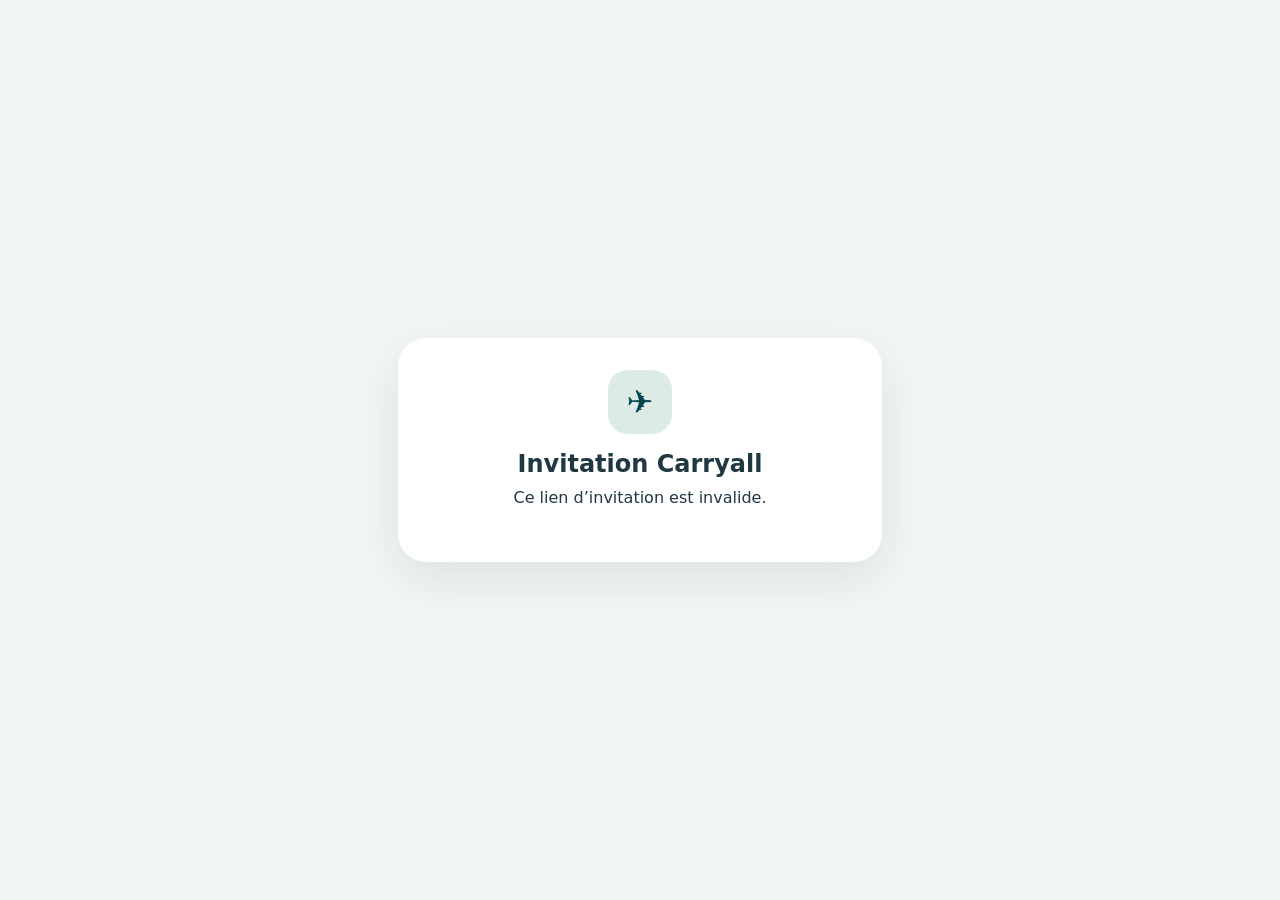
<file: apps/carryall/shared-invite/index.html>
<!doctype html>
<html lang="fr">
  <head>
    <meta charset="utf-8">
    <meta name="viewport" content="width=device-width, initial-scale=1">
    <meta name="robots" content="noindex">
    <meta name="theme-color" content="#044352">
    <title>Invitation Carryall</title>
    <style>
      :root {
        color-scheme: light;
        font-family: system-ui, sans-serif;
        background: #f2f6f4;
        color: #203842;
      }

      body {
        display: grid;
        min-height: 100vh;
        margin: 0;
        place-items: center;
        padding: 24px;
        box-sizing: border-box;
      }

      main {
        width: min(100%, 420px);
        padding: 32px;
        border-radius: 28px;
        background: white;
        box-shadow: 0 16px 48px #2038421a;
        text-align: center;
      }

      .icon {
        display: grid;
        width: 64px;
        height: 64px;
        margin: 0 auto 16px;
        place-items: center;
        border-radius: 20px;
        background: #dcebe6;
        color: #044352;
        font-size: 32px;
      }

      h1 {
        margin: 0 0 8px;
        font-size: 24px;
      }

      p {
        margin: 0 0 20px;
        line-height: 1.5;
      }

      a {
        display: block;
        margin-top: 12px;
        padding: 14px 18px;
        border-radius: 14px;
        color: white;
        background: #044352;
        font-weight: 700;
        text-decoration: none;
      }

      a.secondary {
        color: #044352;
        background: #e7efec;
      }

      [hidden] {
        display: none;
      }
    </style>
  </head>
  <body>
    <main>
      <div class="icon" aria-hidden="true">✈</div>
      <h1>Invitation Carryall</h1>
      <p id="message">Ouverture du voyage dans Carryall…</p>
      <a id="open-app" href="#">Ouvrir dans Carryall</a>
      <a id="install-app" class="secondary" href="#">Installer sur Google Play</a>
      <p id="invalid-code" hidden>Ce lien d’invitation est invalide.</p>
    </main>
    <script>
      const code = new URLSearchParams(window.location.search)
        .get("code")
        ?.trim()
        .toUpperCase();
      const validCode = /^[ABCDEFGHJKLMNPQRSTUVWXYZ23456789]{8}$/.test(code ?? "");
      const message = document.getElementById("message");
      const openApp = document.getElementById("open-app");
      const installApp = document.getElementById("install-app");
      const invalidCode = document.getElementById("invalid-code");

      if (!validCode) {
        message.hidden = true;
        openApp.hidden = true;
        installApp.hidden = true;
        invalidCode.hidden = false;
      } else {
        const storeUrl = new URL("https://play.google.com/store/apps/details");
        storeUrl.searchParams.set("id", "com.labs037.carryall");
        storeUrl.searchParams.set("referrer", `invite_code=${code}`);
        const intentUrl =
          `intent://shared-invite/${code}` +
          "#Intent;scheme=com.labs037.carryall;" +
          "package=com.labs037.carryall;" +
          `S.browser_fallback_url=${encodeURIComponent(storeUrl.toString())};end`;

        openApp.href = intentUrl;
        installApp.href = storeUrl.toString();
        window.location.replace(intentUrl);
      }
    </script>
  </body>
</html>
</file>
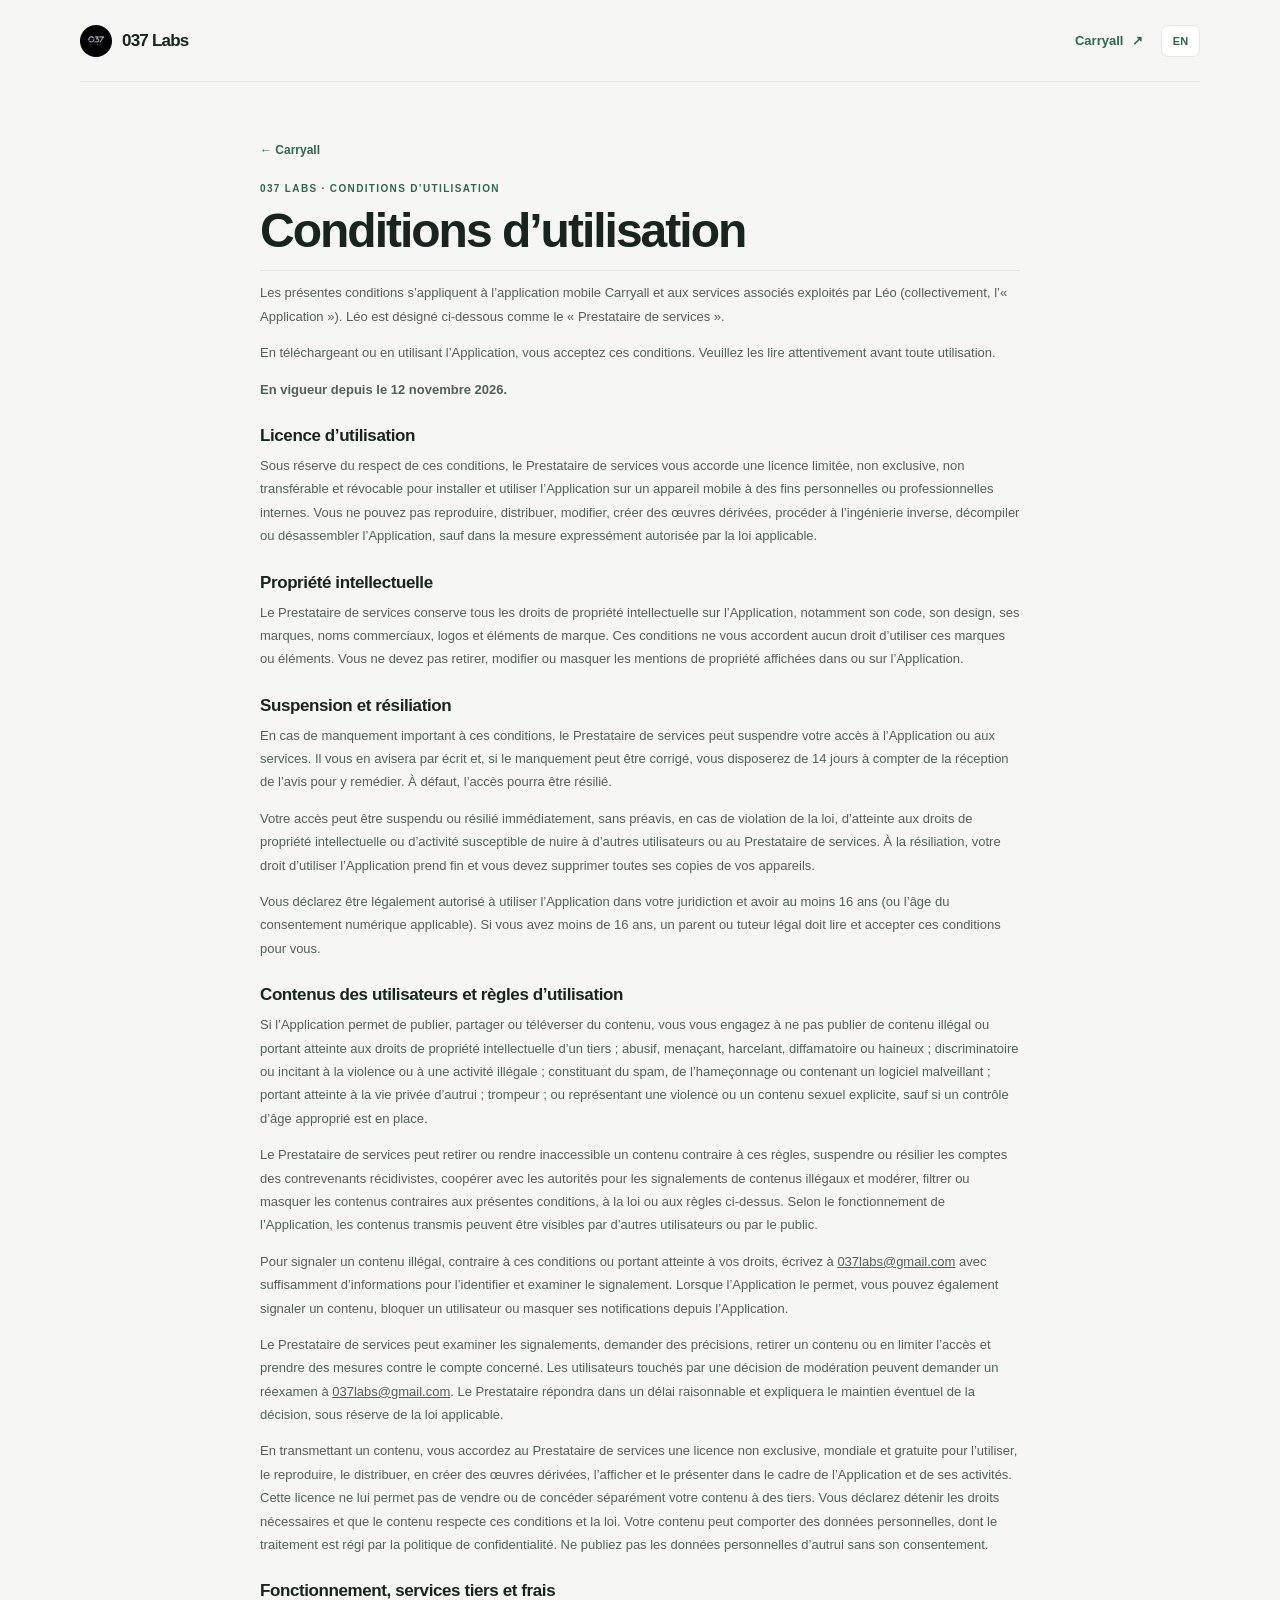
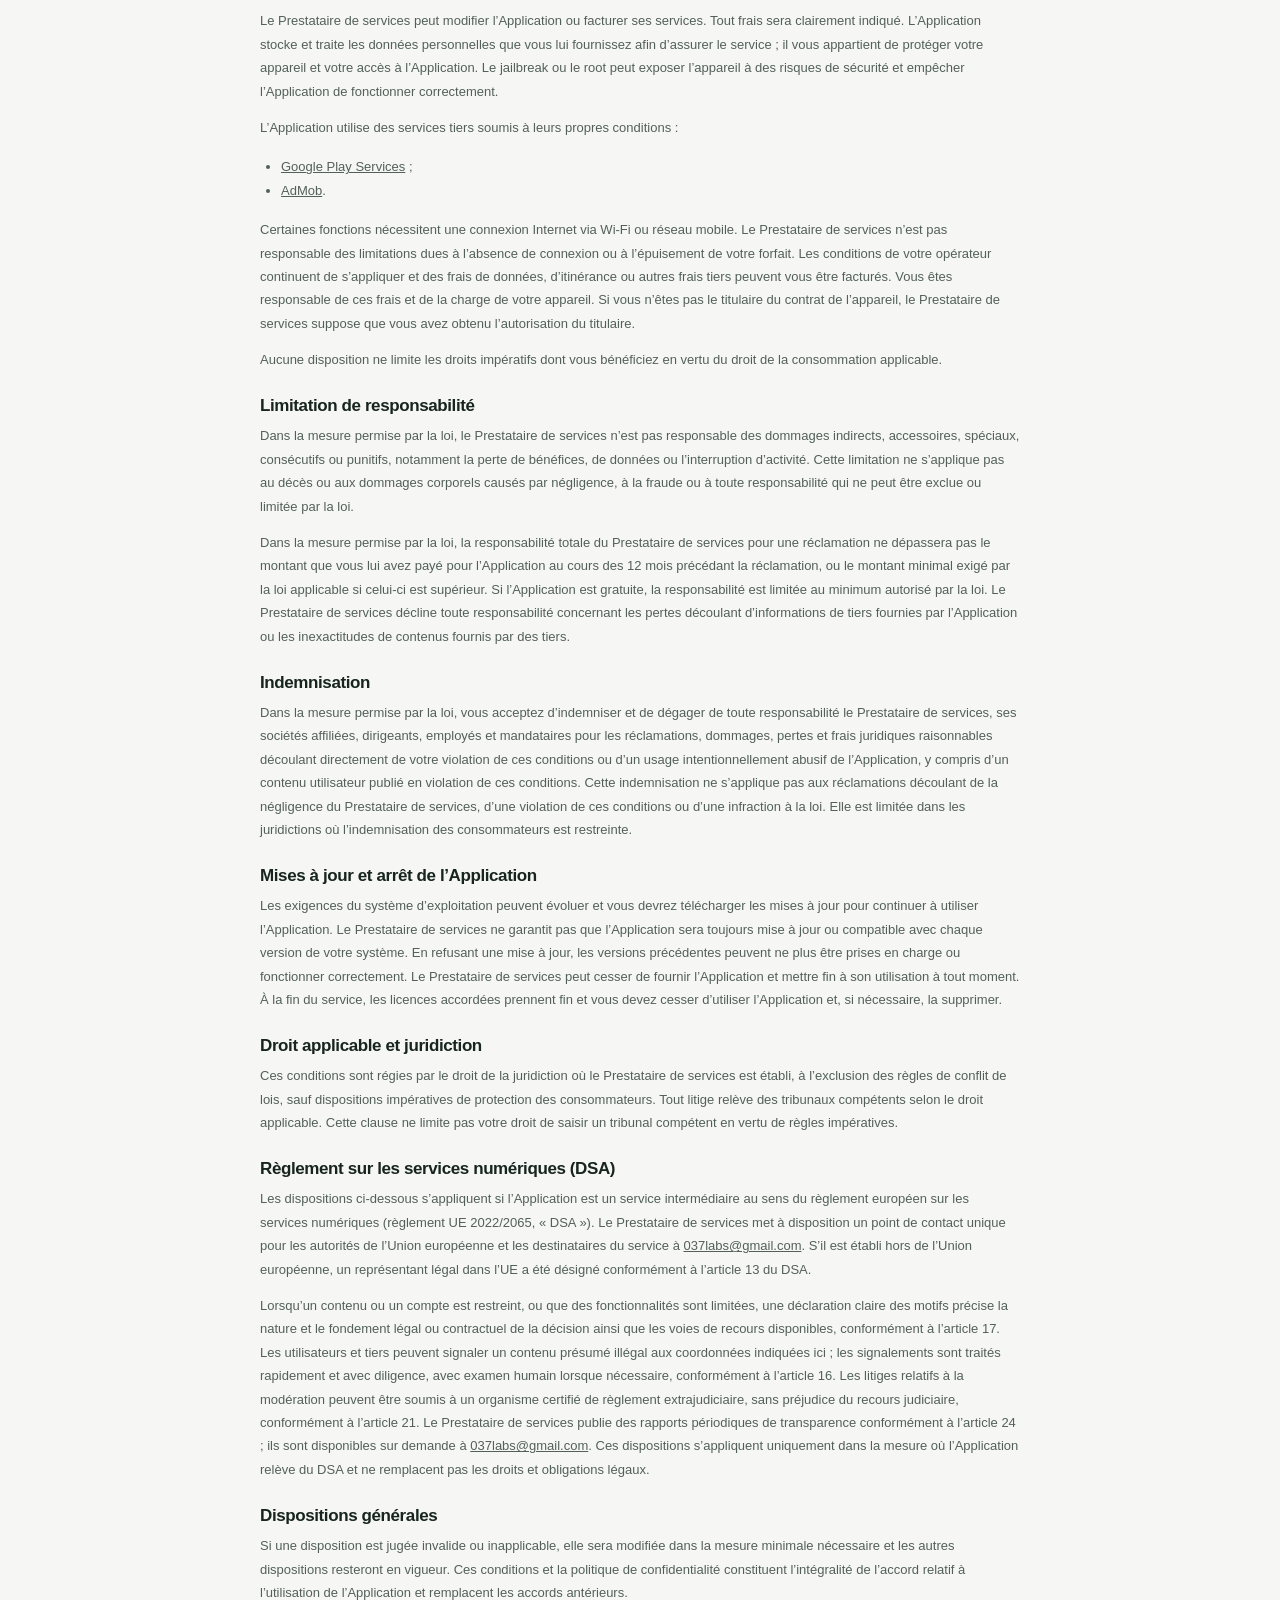
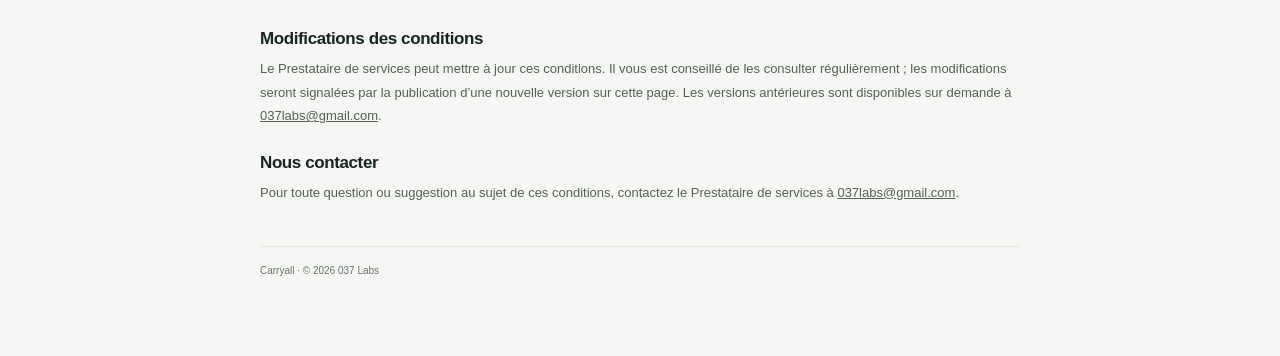
<file: apps/carryall/terms/index.html>
<!doctype html>
<html lang="fr">
<head>
  <meta charset="utf-8">
  <meta name="viewport" content="width=device-width, initial-scale=1">
  <meta name="description" content="Conditions d’utilisation de Carryall.">
  <title>Conditions d’utilisation — Carryall</title>
  <link rel="icon" type="image/png" href="../../../assets/037labs_favicon.png">
  <link rel="stylesheet" href="../../../styles.css">
  <script src="../../../language.js" defer></script>
</head>
<body data-title-fr="Conditions d’utilisation — Carryall" data-title-en="Carryall Terms of Use">
  <header class="topbar">
    <a class="brand" href="../../../"><img class="brand-mark" src="../../../assets/037labs_icon.png" alt=""><span class="brand-name">037 Labs</span></a>
    <div class="top-actions">
      <a class="top-link" href="../"><span data-lang="fr">Carryall</span><span data-lang="en" hidden>Carryall</span> <span aria-hidden="true">↗</span></a>
      <button class="language-toggle" type="button">EN</button>
    </div>
  </header>
  <main class="document-main">
    <a class="back-link" href="../"><span data-lang="fr">← Carryall</span><span data-lang="en" hidden>← Carryall</span></a>
    <p class="document-label"><span data-lang="fr">037 LABS · CONDITIONS D’UTILISATION</span><span data-lang="en" hidden>037 LABS · TERMS OF USE</span></p>
    <h1><span data-lang="fr">Conditions d’utilisation</span><span data-lang="en" hidden>Terms of Use</span></h1>
    <article class="document-content">
      <section data-lang="fr">
        <p>Les présentes conditions s’appliquent à l’application mobile Carryall et aux services associés exploités par Léo (collectivement, l’« Application »). Léo est désigné ci-dessous comme le « Prestataire de services ».</p>
        <p>En téléchargeant ou en utilisant l’Application, vous acceptez ces conditions. Veuillez les lire attentivement avant toute utilisation.</p>
        <p><strong>En vigueur depuis le 12 novembre 2026.</strong></p>

        <h2>Licence d’utilisation</h2>
        <p>Sous réserve du respect de ces conditions, le Prestataire de services vous accorde une licence limitée, non exclusive, non transférable et révocable pour installer et utiliser l’Application sur un appareil mobile à des fins personnelles ou professionnelles internes. Vous ne pouvez pas reproduire, distribuer, modifier, créer des œuvres dérivées, procéder à l’ingénierie inverse, décompiler ou désassembler l’Application, sauf dans la mesure expressément autorisée par la loi applicable.</p>

        <h2>Propriété intellectuelle</h2>
        <p>Le Prestataire de services conserve tous les droits de propriété intellectuelle sur l’Application, notamment son code, son design, ses marques, noms commerciaux, logos et éléments de marque. Ces conditions ne vous accordent aucun droit d’utiliser ces marques ou éléments. Vous ne devez pas retirer, modifier ou masquer les mentions de propriété affichées dans ou sur l’Application.</p>

        <h2>Suspension et résiliation</h2>
        <p>En cas de manquement important à ces conditions, le Prestataire de services peut suspendre votre accès à l’Application ou aux services. Il vous en avisera par écrit et, si le manquement peut être corrigé, vous disposerez de 14 jours à compter de la réception de l’avis pour y remédier. À défaut, l’accès pourra être résilié.</p>
        <p>Votre accès peut être suspendu ou résilié immédiatement, sans préavis, en cas de violation de la loi, d’atteinte aux droits de propriété intellectuelle ou d’activité susceptible de nuire à d’autres utilisateurs ou au Prestataire de services. À la résiliation, votre droit d’utiliser l’Application prend fin et vous devez supprimer toutes ses copies de vos appareils.</p>
        <p>Vous déclarez être légalement autorisé à utiliser l’Application dans votre juridiction et avoir au moins 16 ans (ou l’âge du consentement numérique applicable). Si vous avez moins de 16 ans, un parent ou tuteur légal doit lire et accepter ces conditions pour vous.</p>

        <h2>Contenus des utilisateurs et règles d’utilisation</h2>
        <p>Si l’Application permet de publier, partager ou téléverser du contenu, vous vous engagez à ne pas publier de contenu illégal ou portant atteinte aux droits de propriété intellectuelle d’un tiers ; abusif, menaçant, harcelant, diffamatoire ou haineux ; discriminatoire ou incitant à la violence ou à une activité illégale ; constituant du spam, de l’hameçonnage ou contenant un logiciel malveillant ; portant atteinte à la vie privée d’autrui ; trompeur ; ou représentant une violence ou un contenu sexuel explicite, sauf si un contrôle d’âge approprié est en place.</p>
        <p>Le Prestataire de services peut retirer ou rendre inaccessible un contenu contraire à ces règles, suspendre ou résilier les comptes des contrevenants récidivistes, coopérer avec les autorités pour les signalements de contenus illégaux et modérer, filtrer ou masquer les contenus contraires aux présentes conditions, à la loi ou aux règles ci-dessus. Selon le fonctionnement de l’Application, les contenus transmis peuvent être visibles par d’autres utilisateurs ou par le public.</p>
        <p>Pour signaler un contenu illégal, contraire à ces conditions ou portant atteinte à vos droits, écrivez à <a href="mailto:037labs@gmail.com">037labs@gmail.com</a> avec suffisamment d’informations pour l’identifier et examiner le signalement. Lorsque l’Application le permet, vous pouvez également signaler un contenu, bloquer un utilisateur ou masquer ses notifications depuis l’Application.</p>
        <p>Le Prestataire de services peut examiner les signalements, demander des précisions, retirer un contenu ou en limiter l’accès et prendre des mesures contre le compte concerné. Les utilisateurs touchés par une décision de modération peuvent demander un réexamen à <a href="mailto:037labs@gmail.com">037labs@gmail.com</a>. Le Prestataire répondra dans un délai raisonnable et expliquera le maintien éventuel de la décision, sous réserve de la loi applicable.</p>
        <p>En transmettant un contenu, vous accordez au Prestataire de services une licence non exclusive, mondiale et gratuite pour l’utiliser, le reproduire, le distribuer, en créer des œuvres dérivées, l’afficher et le présenter dans le cadre de l’Application et de ses activités. Cette licence ne lui permet pas de vendre ou de concéder séparément votre contenu à des tiers. Vous déclarez détenir les droits nécessaires et que le contenu respecte ces conditions et la loi. Votre contenu peut comporter des données personnelles, dont le traitement est régi par la politique de confidentialité. Ne publiez pas les données personnelles d’autrui sans son consentement.</p>

        <h2>Fonctionnement, services tiers et frais</h2>
        <p>Le Prestataire de services peut modifier l’Application ou facturer ses services. Tout frais sera clairement indiqué. L’Application stocke et traite les données personnelles que vous lui fournissez afin d’assurer le service ; il vous appartient de protéger votre appareil et votre accès à l’Application. Le jailbreak ou le root peut exposer l’appareil à des risques de sécurité et empêcher l’Application de fonctionner correctement.</p>
        <p>L’Application utilise des services tiers soumis à leurs propres conditions :</p>
        <ul>
          <li><a href="https://policies.google.com/terms">Google Play Services</a> ;</li>
          <li><a href="https://developers.google.com/admob/terms">AdMob</a>.</li>
        </ul>
        <p>Certaines fonctions nécessitent une connexion Internet via Wi-Fi ou réseau mobile. Le Prestataire de services n’est pas responsable des limitations dues à l’absence de connexion ou à l’épuisement de votre forfait. Les conditions de votre opérateur continuent de s’appliquer et des frais de données, d’itinérance ou autres frais tiers peuvent vous être facturés. Vous êtes responsable de ces frais et de la charge de votre appareil. Si vous n’êtes pas le titulaire du contrat de l’appareil, le Prestataire de services suppose que vous avez obtenu l’autorisation du titulaire.</p>
        <p>Aucune disposition ne limite les droits impératifs dont vous bénéficiez en vertu du droit de la consommation applicable.</p>

        <h2>Limitation de responsabilité</h2>
        <p>Dans la mesure permise par la loi, le Prestataire de services n’est pas responsable des dommages indirects, accessoires, spéciaux, consécutifs ou punitifs, notamment la perte de bénéfices, de données ou l’interruption d’activité. Cette limitation ne s’applique pas au décès ou aux dommages corporels causés par négligence, à la fraude ou à toute responsabilité qui ne peut être exclue ou limitée par la loi.</p>
        <p>Dans la mesure permise par la loi, la responsabilité totale du Prestataire de services pour une réclamation ne dépassera pas le montant que vous lui avez payé pour l’Application au cours des 12 mois précédant la réclamation, ou le montant minimal exigé par la loi applicable si celui-ci est supérieur. Si l’Application est gratuite, la responsabilité est limitée au minimum autorisé par la loi. Le Prestataire de services décline toute responsabilité concernant les pertes découlant d’informations de tiers fournies par l’Application ou les inexactitudes de contenus fournis par des tiers.</p>

        <h2>Indemnisation</h2>
        <p>Dans la mesure permise par la loi, vous acceptez d’indemniser et de dégager de toute responsabilité le Prestataire de services, ses sociétés affiliées, dirigeants, employés et mandataires pour les réclamations, dommages, pertes et frais juridiques raisonnables découlant directement de votre violation de ces conditions ou d’un usage intentionnellement abusif de l’Application, y compris d’un contenu utilisateur publié en violation de ces conditions. Cette indemnisation ne s’applique pas aux réclamations découlant de la négligence du Prestataire de services, d’une violation de ces conditions ou d’une infraction à la loi. Elle est limitée dans les juridictions où l’indemnisation des consommateurs est restreinte.</p>

        <h2>Mises à jour et arrêt de l’Application</h2>
        <p>Les exigences du système d’exploitation peuvent évoluer et vous devrez télécharger les mises à jour pour continuer à utiliser l’Application. Le Prestataire de services ne garantit pas que l’Application sera toujours mise à jour ou compatible avec chaque version de votre système. En refusant une mise à jour, les versions précédentes peuvent ne plus être prises en charge ou fonctionner correctement. Le Prestataire de services peut cesser de fournir l’Application et mettre fin à son utilisation à tout moment. À la fin du service, les licences accordées prennent fin et vous devez cesser d’utiliser l’Application et, si nécessaire, la supprimer.</p>

        <h2>Droit applicable et juridiction</h2>
        <p>Ces conditions sont régies par le droit de la juridiction où le Prestataire de services est établi, à l’exclusion des règles de conflit de lois, sauf dispositions impératives de protection des consommateurs. Tout litige relève des tribunaux compétents selon le droit applicable. Cette clause ne limite pas votre droit de saisir un tribunal compétent en vertu de règles impératives.</p>

        <h2>Règlement sur les services numériques (DSA)</h2>
        <p>Les dispositions ci-dessous s’appliquent si l’Application est un service intermédiaire au sens du règlement européen sur les services numériques (règlement UE 2022/2065, « DSA »). Le Prestataire de services met à disposition un point de contact unique pour les autorités de l’Union européenne et les destinataires du service à <a href="mailto:037labs@gmail.com">037labs@gmail.com</a>. S’il est établi hors de l’Union européenne, un représentant légal dans l’UE a été désigné conformément à l’article 13 du DSA.</p>
        <p>Lorsqu’un contenu ou un compte est restreint, ou que des fonctionnalités sont limitées, une déclaration claire des motifs précise la nature et le fondement légal ou contractuel de la décision ainsi que les voies de recours disponibles, conformément à l’article 17. Les utilisateurs et tiers peuvent signaler un contenu présumé illégal aux coordonnées indiquées ici ; les signalements sont traités rapidement et avec diligence, avec examen humain lorsque nécessaire, conformément à l’article 16. Les litiges relatifs à la modération peuvent être soumis à un organisme certifié de règlement extrajudiciaire, sans préjudice du recours judiciaire, conformément à l’article 21. Le Prestataire de services publie des rapports périodiques de transparence conformément à l’article 24 ; ils sont disponibles sur demande à <a href="mailto:037labs@gmail.com">037labs@gmail.com</a>. Ces dispositions s’appliquent uniquement dans la mesure où l’Application relève du DSA et ne remplacent pas les droits et obligations légaux.</p>

        <h2>Dispositions générales</h2>
        <p>Si une disposition est jugée invalide ou inapplicable, elle sera modifiée dans la mesure minimale nécessaire et les autres dispositions resteront en vigueur. Ces conditions et la politique de confidentialité constituent l’intégralité de l’accord relatif à l’utilisation de l’Application et remplacent les accords antérieurs.</p>

        <h2>Modifications des conditions</h2>
        <p>Le Prestataire de services peut mettre à jour ces conditions. Il vous est conseillé de les consulter régulièrement ; les modifications seront signalées par la publication d’une nouvelle version sur cette page. Les versions antérieures sont disponibles sur demande à <a href="mailto:037labs@gmail.com">037labs@gmail.com</a>.</p>

        <h2>Nous contacter</h2>
        <p>Pour toute question ou suggestion au sujet de ces conditions, contactez le Prestataire de services à <a href="mailto:037labs@gmail.com">037labs@gmail.com</a>.</p>
      </section>
      <section data-lang="en" hidden>
        <p>These terms apply to the Carryall mobile app and related services operated by Léo (collectively, the “Application”). Léo is referred to below as the “Service Provider”.</p>
        <p>By downloading or using the Application, you agree to these terms. Please read them carefully before use.</p>
        <p><strong>Effective date: November 12, 2026.</strong></p>

        <h2>License to use the Application</h2>
        <p>Subject to your compliance with these terms, the Service Provider grants you a limited, non-exclusive, non-transferable, revocable license to install and use the Application on a mobile device for personal or internal business purposes. You may not reproduce, distribute, modify, create derivative works from, reverse engineer, decompile, or disassemble the Application, except to the extent expressly permitted by applicable law.</p>

        <h2>Intellectual property</h2>
        <p>The Service Provider retains all intellectual property rights in the Application, including its code, design, trademarks, trade names, logos, and branding. These terms grant you no right to use those marks or branding. You agree not to remove, alter, or obscure proprietary notices displayed in or on the Application.</p>

        <h2>Suspension and termination</h2>
        <p>If you materially breach these terms, the Service Provider may suspend your access to the Application or services. It will give you written notice and, where the breach can be fixed, you will have 14 days from receipt of notice to remedy it. If you do not, access may be terminated.</p>
        <p>Access may be suspended or terminated immediately without notice if you violate applicable law, infringe intellectual property rights, or engage in activity that could harm other users or the Service Provider. Upon termination, your right to use the Application ends and you must delete all copies from your devices.</p>
        <p>You represent that you are legally permitted to use the Application in your jurisdiction and are at least 16 years old (or the applicable age of digital consent). If you are under 16, a parent or legal guardian must review and accept these terms for you.</p>

        <h2>User-generated content and acceptable use</h2>
        <p>If the Application lets users post, share, or upload content, you agree not to post content that is illegal or infringes third-party intellectual property; abusive, threatening, harassing, defamatory, or hateful; discriminatory or incites violence or illegal activity; spam, phishing, or malware; violates another person’s privacy; is misleading; or contains explicit violence or sexual content unless appropriately age-gated.</p>
        <p>The Service Provider may remove or disable access to content that violates these rules, suspend or terminate repeat offenders’ accounts, cooperate with law enforcement regarding reports of illegal content, and moderate, filter, or hide content that violates these terms, applicable law, or these guidelines. Depending on how the Application works, submitted content may be visible to other users or the public.</p>
        <p>To report content that violates these terms, infringes your rights, or is unlawful, email <a href="mailto:037labs@gmail.com">037labs@gmail.com</a> with enough information to identify and review it. Where available, you may also report content, block users, or mute notifications in the Application.</p>
        <p>The Service Provider may review reports, request more information, remove content or restrict access, and take action against the responsible account. Users affected by a moderation decision may request further review at <a href="mailto:037labs@gmail.com">037labs@gmail.com</a>. The Service Provider will respond within a reasonable period and give reasons for any upheld decision, subject to applicable law.</p>
        <p>By submitting content, you grant the Service Provider a non-exclusive, worldwide, royalty-free license to use, reproduce, distribute, prepare derivative works of, display, and perform it in connection with the Application and its business. This does not allow the Service Provider to independently sell or sublicense your content to third parties. You represent that you own or control the necessary rights and that your content complies with these terms and the law. Your content may contain personal data, which is governed by the Privacy Policy. Do not post another person’s personal data without consent.</p>

        <h2>Operation, third-party services, and charges</h2>
        <p>The Service Provider may modify the Application or charge for its services. Any charges will be clearly communicated. The Application stores and processes personal data you provide to deliver the service; you are responsible for securing your device and access to the Application. Jailbreaking or rooting may expose your device to security risks and cause the Application not to function properly.</p>
        <p>The Application uses third-party services subject to their own terms:</p>
        <ul>
          <li><a href="https://policies.google.com/terms">Google Play Services</a>; and</li>
          <li><a href="https://developers.google.com/admob/terms">AdMob</a>.</li>
        </ul>
        <p>Some functions require an Internet connection over Wi-Fi or mobile data. The Service Provider is not responsible for limitations caused by lack of connectivity or an exhausted data allowance. Your mobile provider’s terms continue to apply, and data, roaming, or other third-party charges may apply. You are responsible for those charges and for keeping your device charged. If you are not the device’s bill payer, the Service Provider assumes you have the bill payer’s permission.</p>
        <p>Nothing in these terms limits any rights you have under mandatory consumer protection laws.</p>

        <h2>Limitation of liability</h2>
        <p>To the fullest extent permitted by law, the Service Provider is not liable for indirect, incidental, special, consequential, or punitive damages, including lost profits, data loss, or business interruption. This limitation does not apply to death or personal injury caused by negligence, fraud, or liability that cannot be excluded or limited by law.</p>
        <p>To the fullest extent permitted by law, total liability for a claim will not exceed the amount you paid the Service Provider for the Application in the 12 months before the claim, or the minimum amount required by applicable law if greater. If the Application is free, liability is limited to the minimum permitted by law. The Service Provider accepts no liability for losses arising from third-party information provided through the Application or inaccuracies in third-party content.</p>

        <h2>Indemnification</h2>
        <p>To the fullest extent permitted by law, you agree to indemnify and hold harmless the Service Provider, its affiliates, officers, employees, and agents from claims, damages, losses, and reasonable legal fees arising directly from your breach of these terms or intentional misuse of the Application, including content you submit in violation of these terms. This does not apply to claims arising from the Service Provider’s negligence, breach of these terms, or violation of law. It is limited where consumer indemnification is restricted by law.</p>

        <h2>Updates and discontinuation</h2>
        <p>Operating-system requirements may change, and you may need to download updates to continue using the Application. The Service Provider does not guarantee that the Application will always be updated or compatible with every system version. If you decline an update, older versions may no longer be supported or may not function properly. The Service Provider may stop providing the Application and terminate its use at any time. When the service ends, the licenses granted end and you must stop using the Application and, if necessary, delete it.</p>

        <h2>Governing law and jurisdiction</h2>
        <p>These terms are governed by the laws of the jurisdiction where the Service Provider is established, excluding conflict-of-law rules, except where mandatory consumer protection laws provide otherwise. Disputes are brought before the courts with jurisdiction under applicable law. This does not limit your right to bring a claim before a court competent under mandatory law.</p>

        <h2>Digital Services Act (DSA)</h2>
        <p>The following provisions apply if the Application is an intermediary service under the Digital Services Act (Regulation (EU) 2022/2065, “DSA”). The Service Provider maintains a single point of contact for EU authorities and service recipients at <a href="mailto:037labs@gmail.com">037labs@gmail.com</a>. If established outside the EU, an EU legal representative has been designated under Article 13 of the DSA.</p>
        <p>When content, an account, or features are restricted, a clear statement of reasons will describe the restriction, its legal or contractual basis, and available redress under Article 17. Users and third parties may report allegedly illegal content using the contact details here; reports will be handled promptly and diligently, with human review where necessary, under Article 16. Content-moderation disputes may be submitted to a certified out-of-court dispute-settlement body under Article 21 without affecting judicial remedies. The Service Provider publishes periodic transparency reports under Article 24; they are available on request at <a href="mailto:037labs@gmail.com">037labs@gmail.com</a>. These provisions apply only to the extent the Application qualifies under the DSA and do not replace legal rights or obligations.</p>

        <h2>General provisions</h2>
        <p>If a provision is held invalid or unenforceable, it will be modified to the minimum extent necessary and the remaining provisions will remain in force. These terms and the Privacy Policy constitute the entire agreement regarding your use of the Application and supersede prior agreements.</p>

        <h2>Changes to these terms</h2>
        <p>The Service Provider may update these terms. You are advised to review them regularly; changes will be announced by posting a new version on this page. Previous versions are available on request at <a href="mailto:037labs@gmail.com">037labs@gmail.com</a>.</p>

        <h2>Contact us</h2>
        <p>For questions or suggestions about these terms, contact the Service Provider at <a href="mailto:037labs@gmail.com">037labs@gmail.com</a>.</p>
      </section>
    </article>
    <div class="document-footer">Carryall · © 2026 037 Labs</div>
  </main>
</body>
</html>
</file>
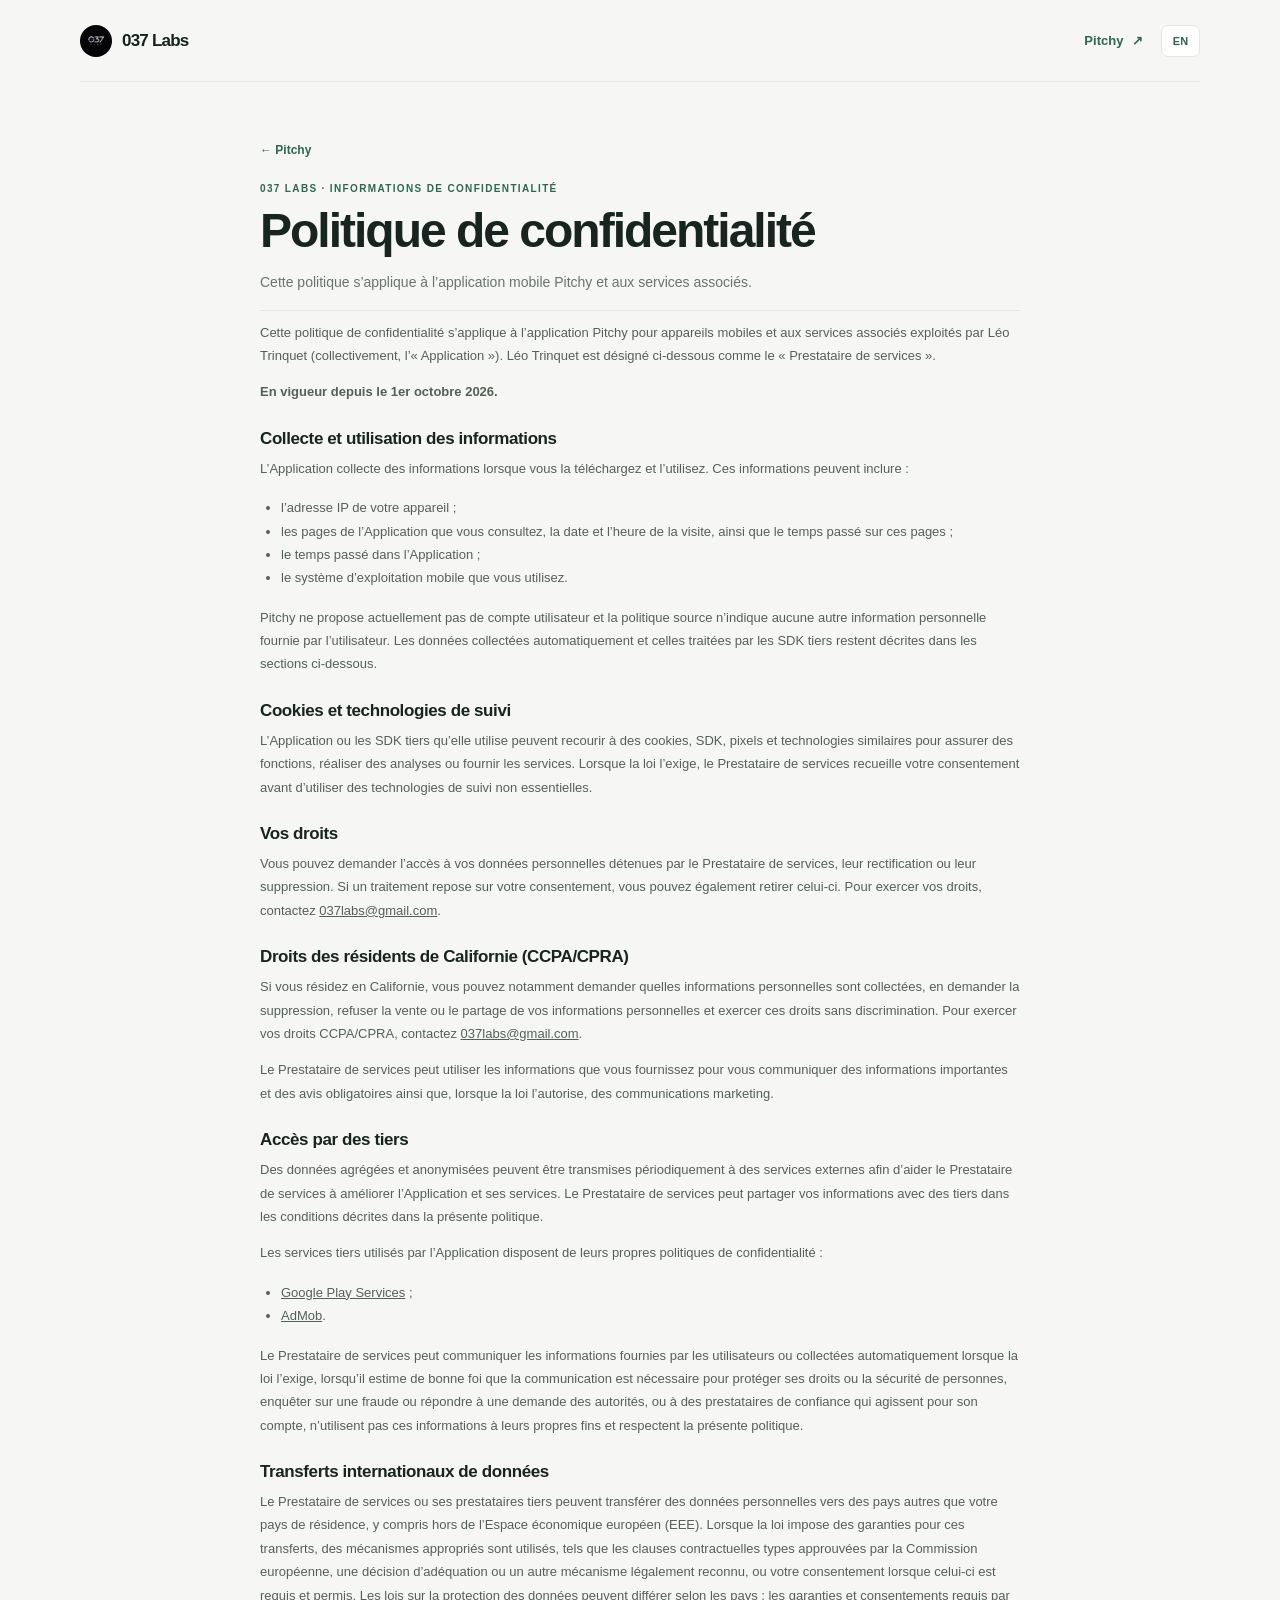
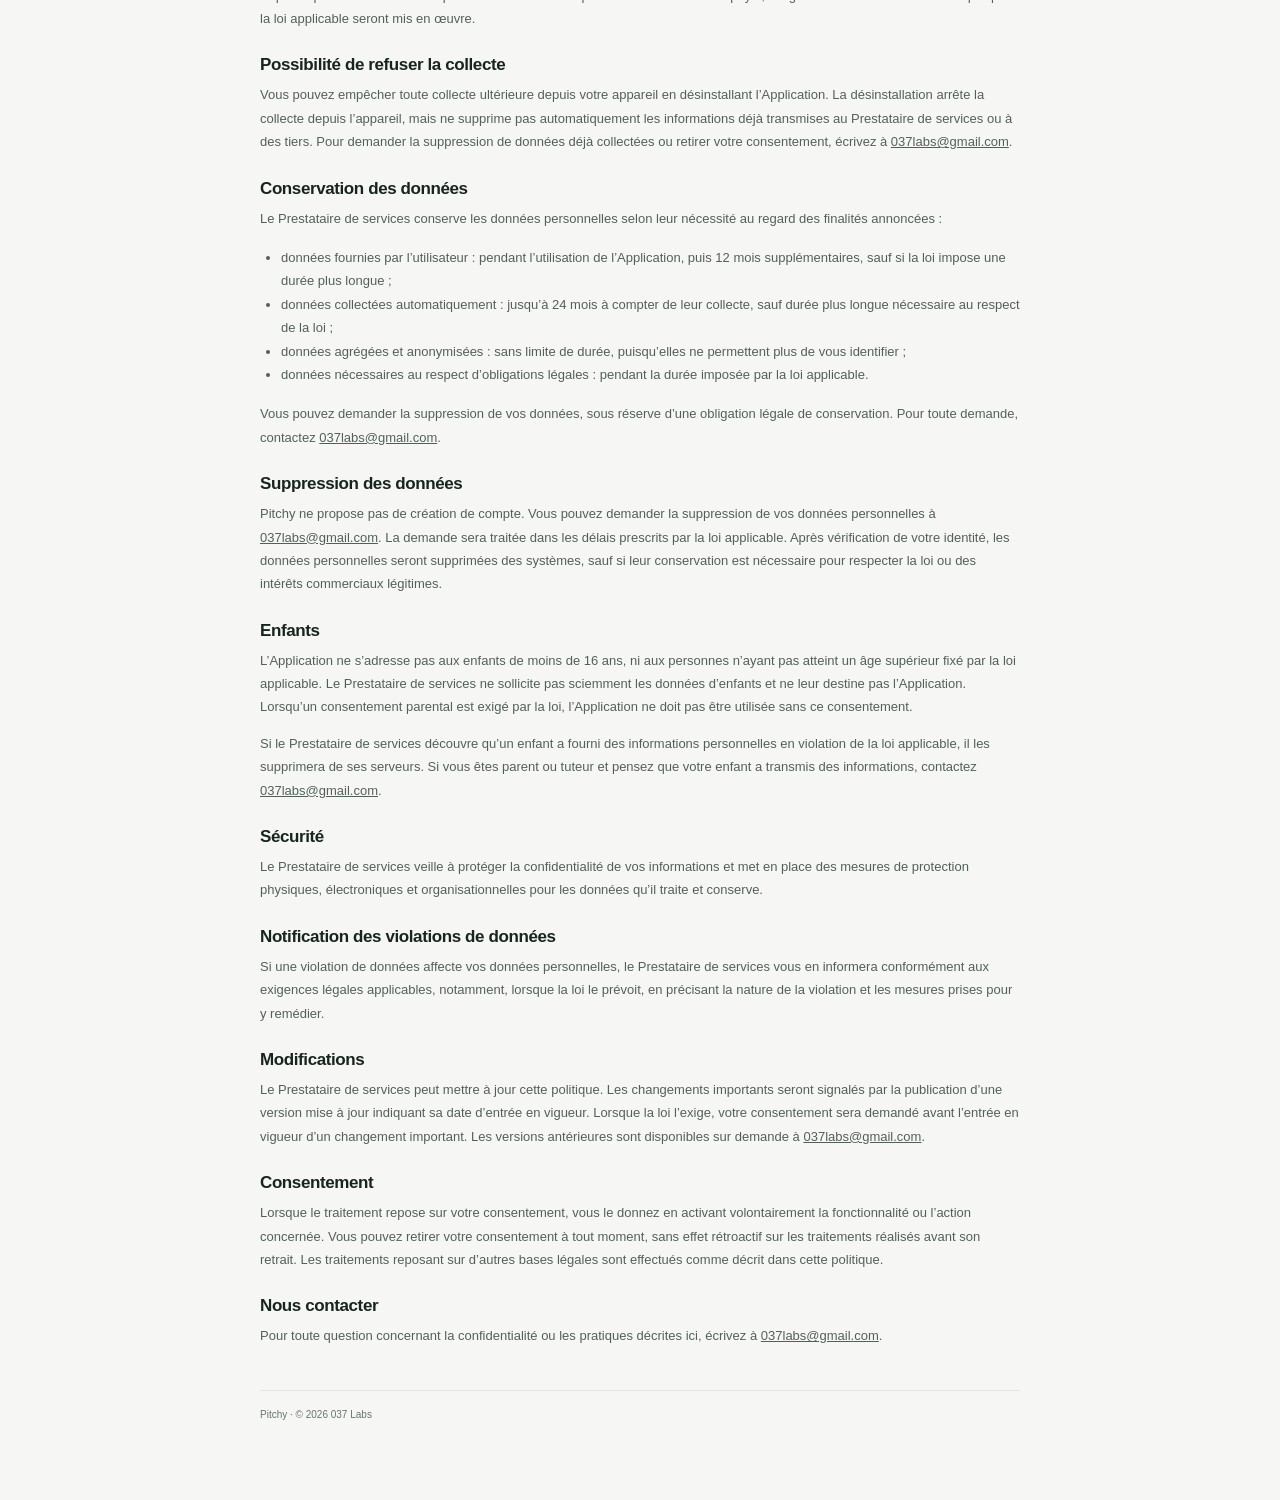
<file: apps/pitchy/privacy-policy/index.html>
<!doctype html>
<html lang="fr">
<head>
  <meta charset="utf-8">
  <meta name="viewport" content="width=device-width, initial-scale=1">
  <meta name="description" content="Politique de confidentialité de Pitchy.">
  <title>Politique de confidentialité — Pitchy</title>
  <link rel="icon" type="image/png" href="../../../assets/037labs_favicon.png">
  <link rel="stylesheet" href="../../../styles.css">
  <script src="../../../language.js" defer></script>
</head>
<body data-title-fr="Politique de confidentialité — Pitchy" data-title-en="Pitchy Privacy Policy">
  <header class="topbar">
    <a class="brand" href="../../../"><img class="brand-mark" src="../../../assets/037labs_icon.png" alt=""><span class="brand-name">037 Labs</span></a>
    <div class="top-actions">
      <a class="top-link" href="../"><span data-lang="fr">Pitchy</span><span data-lang="en" hidden>Pitchy</span> <span aria-hidden="true">↗</span></a>
      <button class="language-toggle" type="button">EN</button>
    </div>
  </header>
  <main class="document-main">
    <a class="back-link" href="../"><span data-lang="fr">← Pitchy</span><span data-lang="en" hidden>← Pitchy</span></a>
    <p class="document-label"><span data-lang="fr">037 LABS · INFORMATIONS DE CONFIDENTIALITÉ</span><span data-lang="en" hidden>037 LABS · PRIVACY INFORMATION</span></p>
    <h1><span data-lang="fr">Politique de confidentialité</span><span data-lang="en" hidden>Privacy Policy</span></h1>
    <p class="document-lead"><span data-lang="fr">Cette politique s’applique à l’application mobile Pitchy et aux services associés.</span><span data-lang="en" hidden>This policy applies to the Pitchy mobile app and related services.</span></p>
    <article class="document-content">
      <section data-lang="fr">
        <p>Cette politique de confidentialité s’applique à l’application Pitchy pour appareils mobiles et aux services associés exploités par Léo Trinquet (collectivement, l’« Application »). Léo Trinquet est désigné ci-dessous comme le « Prestataire de services ».</p>
        <p><strong>En vigueur depuis le 1er octobre 2026.</strong></p>

        <h2>Collecte et utilisation des informations</h2>
        <p>L’Application collecte des informations lorsque vous la téléchargez et l’utilisez. Ces informations peuvent inclure :</p>
        <ul>
          <li>l’adresse IP de votre appareil ;</li>
          <li>les pages de l’Application que vous consultez, la date et l’heure de la visite, ainsi que le temps passé sur ces pages ;</li>
          <li>le temps passé dans l’Application ;</li>
          <li>le système d’exploitation mobile que vous utilisez.</li>
        </ul>
        <p>Pitchy ne propose actuellement pas de compte utilisateur et la politique source n’indique aucune autre information personnelle fournie par l’utilisateur. Les données collectées automatiquement et celles traitées par les SDK tiers restent décrites dans les sections ci-dessous.</p>

        <h2>Cookies et technologies de suivi</h2>
        <p>L’Application ou les SDK tiers qu’elle utilise peuvent recourir à des cookies, SDK, pixels et technologies similaires pour assurer des fonctions, réaliser des analyses ou fournir les services. Lorsque la loi l’exige, le Prestataire de services recueille votre consentement avant d’utiliser des technologies de suivi non essentielles.</p>

        <h2>Vos droits</h2>
        <p>Vous pouvez demander l’accès à vos données personnelles détenues par le Prestataire de services, leur rectification ou leur suppression. Si un traitement repose sur votre consentement, vous pouvez également retirer celui-ci. Pour exercer vos droits, contactez <a href="mailto:037labs@gmail.com">037labs@gmail.com</a>.</p>

        <h2>Droits des résidents de Californie (CCPA/CPRA)</h2>
        <p>Si vous résidez en Californie, vous pouvez notamment demander quelles informations personnelles sont collectées, en demander la suppression, refuser la vente ou le partage de vos informations personnelles et exercer ces droits sans discrimination. Pour exercer vos droits CCPA/CPRA, contactez <a href="mailto:037labs@gmail.com">037labs@gmail.com</a>.</p>
        <p>Le Prestataire de services peut utiliser les informations que vous fournissez pour vous communiquer des informations importantes et des avis obligatoires ainsi que, lorsque la loi l’autorise, des communications marketing.</p>

        <h2>Accès par des tiers</h2>
        <p>Des données agrégées et anonymisées peuvent être transmises périodiquement à des services externes afin d’aider le Prestataire de services à améliorer l’Application et ses services. Le Prestataire de services peut partager vos informations avec des tiers dans les conditions décrites dans la présente politique.</p>
        <p>Les services tiers utilisés par l’Application disposent de leurs propres politiques de confidentialité :</p>
        <ul>
          <li><a href="https://www.google.com/policies/privacy/">Google Play Services</a> ;</li>
          <li><a href="https://policies.google.com/technologies/partner-sites">AdMob</a>.</li>
        </ul>
        <p>Le Prestataire de services peut communiquer les informations fournies par les utilisateurs ou collectées automatiquement lorsque la loi l’exige, lorsqu’il estime de bonne foi que la communication est nécessaire pour protéger ses droits ou la sécurité de personnes, enquêter sur une fraude ou répondre à une demande des autorités, ou à des prestataires de confiance qui agissent pour son compte, n’utilisent pas ces informations à leurs propres fins et respectent la présente politique.</p>

        <h2>Transferts internationaux de données</h2>
        <p>Le Prestataire de services ou ses prestataires tiers peuvent transférer des données personnelles vers des pays autres que votre pays de résidence, y compris hors de l’Espace économique européen (EEE). Lorsque la loi impose des garanties pour ces transferts, des mécanismes appropriés sont utilisés, tels que les clauses contractuelles types approuvées par la Commission européenne, une décision d’adéquation ou un autre mécanisme légalement reconnu, ou votre consentement lorsque celui-ci est requis et permis. Les lois sur la protection des données peuvent différer selon les pays ; les garanties et consentements requis par la loi applicable seront mis en œuvre.</p>

        <h2>Possibilité de refuser la collecte</h2>
        <p>Vous pouvez empêcher toute collecte ultérieure depuis votre appareil en désinstallant l’Application. La désinstallation arrête la collecte depuis l’appareil, mais ne supprime pas automatiquement les informations déjà transmises au Prestataire de services ou à des tiers. Pour demander la suppression de données déjà collectées ou retirer votre consentement, écrivez à <a href="mailto:037labs@gmail.com">037labs@gmail.com</a>.</p>

        <h2>Conservation des données</h2>
        <p>Le Prestataire de services conserve les données personnelles selon leur nécessité au regard des finalités annoncées :</p>
        <ul>
          <li>données fournies par l’utilisateur : pendant l’utilisation de l’Application, puis 12 mois supplémentaires, sauf si la loi impose une durée plus longue ;</li>
          <li>données collectées automatiquement : jusqu’à 24 mois à compter de leur collecte, sauf durée plus longue nécessaire au respect de la loi ;</li>
          <li>données agrégées et anonymisées : sans limite de durée, puisqu’elles ne permettent plus de vous identifier ;</li>
          <li>données nécessaires au respect d’obligations légales : pendant la durée imposée par la loi applicable.</li>
        </ul>
        <p>Vous pouvez demander la suppression de vos données, sous réserve d’une obligation légale de conservation. Pour toute demande, contactez <a href="mailto:037labs@gmail.com">037labs@gmail.com</a>.</p>

        <h2>Suppression des données</h2>
        <p>Pitchy ne propose pas de création de compte. Vous pouvez demander la suppression de vos données personnelles à <a href="mailto:037labs@gmail.com">037labs@gmail.com</a>. La demande sera traitée dans les délais prescrits par la loi applicable. Après vérification de votre identité, les données personnelles seront supprimées des systèmes, sauf si leur conservation est nécessaire pour respecter la loi ou des intérêts commerciaux légitimes.</p>

        <h2>Enfants</h2>
        <p>L’Application ne s’adresse pas aux enfants de moins de 16 ans, ni aux personnes n’ayant pas atteint un âge supérieur fixé par la loi applicable. Le Prestataire de services ne sollicite pas sciemment les données d’enfants et ne leur destine pas l’Application. Lorsqu’un consentement parental est exigé par la loi, l’Application ne doit pas être utilisée sans ce consentement.</p>
        <p>Si le Prestataire de services découvre qu’un enfant a fourni des informations personnelles en violation de la loi applicable, il les supprimera de ses serveurs. Si vous êtes parent ou tuteur et pensez que votre enfant a transmis des informations, contactez <a href="mailto:037labs@gmail.com">037labs@gmail.com</a>.</p>

        <h2>Sécurité</h2>
        <p>Le Prestataire de services veille à protéger la confidentialité de vos informations et met en place des mesures de protection physiques, électroniques et organisationnelles pour les données qu’il traite et conserve.</p>

        <h2>Notification des violations de données</h2>
        <p>Si une violation de données affecte vos données personnelles, le Prestataire de services vous en informera conformément aux exigences légales applicables, notamment, lorsque la loi le prévoit, en précisant la nature de la violation et les mesures prises pour y remédier.</p>

        <h2>Modifications</h2>
        <p>Le Prestataire de services peut mettre à jour cette politique. Les changements importants seront signalés par la publication d’une version mise à jour indiquant sa date d’entrée en vigueur. Lorsque la loi l’exige, votre consentement sera demandé avant l’entrée en vigueur d’un changement important. Les versions antérieures sont disponibles sur demande à <a href="mailto:037labs@gmail.com">037labs@gmail.com</a>.</p>

        <h2>Consentement</h2>
        <p>Lorsque le traitement repose sur votre consentement, vous le donnez en activant volontairement la fonctionnalité ou l’action concernée. Vous pouvez retirer votre consentement à tout moment, sans effet rétroactif sur les traitements réalisés avant son retrait. Les traitements reposant sur d’autres bases légales sont effectués comme décrit dans cette politique.</p>

        <h2>Nous contacter</h2>
        <p>Pour toute question concernant la confidentialité ou les pratiques décrites ici, écrivez à <a href="mailto:037labs@gmail.com">037labs@gmail.com</a>.</p>
      </section>
      <section data-lang="en" hidden>
        <p>This privacy policy applies to the Pitchy mobile app and related services operated by Léo Trinquet (collectively, the “Application”). Léo Trinquet is referred to below as the “Service Provider”.</p>
        <p><strong>Effective date: October 1, 2026.</strong></p>

        <h2>Information collection and use</h2>
        <p>The Application collects information when you download and use it. This information may include:</p>
        <ul>
          <li>your device’s Internet Protocol address;</li>
          <li>the pages of the Application you visit, the date and time of your visit, and the time spent on those pages;</li>
          <li>the time spent using the Application; and</li>
          <li>the mobile operating system you use.</li>
        </ul>
        <p>Pitchy currently does not offer user accounts, and the source policy states that no other personally identifiable information is requested directly from users. Automatically collected data and data handled by third-party SDKs are described below.</p>

        <h2>Cookies and tracking technologies</h2>
        <p>The Application or its third-party SDKs may use cookies, SDKs, pixels, and similar technologies to support functionality, analytics, or service delivery. Where required by law, the Service Provider obtains your consent before using non-essential tracking technologies.</p>

        <h2>Your rights</h2>
        <p>You may request access to, correction of, or deletion of your personal data held by the Service Provider. You may also withdraw consent where processing is based on consent. To exercise your rights, contact <a href="mailto:037labs@gmail.com">037labs@gmail.com</a>.</p>

        <h2>California privacy rights (CCPA/CPRA)</h2>
        <p>If you are a California resident, you may have the right to know what personal information is collected, request its deletion, opt out of the sale or sharing of personal information, and not be discriminated against for exercising these rights. To exercise your CCPA/CPRA rights, contact <a href="mailto:037labs@gmail.com">037labs@gmail.com</a>.</p>
        <p>The Service Provider may use information you provide to send important information and required notices and, where permitted by law, marketing communications.</p>

        <h2>Third-party access</h2>
        <p>Aggregated and anonymized data may periodically be sent to external services to help the Service Provider improve the Application and its services. The Service Provider may share your information with third parties as described in this policy.</p>
        <p>Third-party services used by the Application have their own privacy policies:</p>
        <ul>
          <li><a href="https://www.google.com/policies/privacy/">Google Play Services</a>; and</li>
          <li><a href="https://policies.google.com/technologies/partner-sites">AdMob</a>.</li>
        </ul>
        <p>The Service Provider may disclose User-Provided and Automatically Collected Information when required by law; when it believes in good faith that disclosure is necessary to protect its rights or someone’s safety, investigate fraud, or respond to a government request; or to trusted service providers acting on its behalf that do not independently use the information and have agreed to follow this policy.</p>

        <h2>International data transfers</h2>
        <p>The Service Provider or its third-party providers may transfer personal data to countries outside your country of residence, including outside the European Economic Area (EEA). Where required by law, appropriate safeguards may include European Commission-approved Standard Contractual Clauses, adequacy decisions or other legally recognized transfer mechanisms, or your consent where required and legally permitted. Data protection laws may differ in other countries; the Service Provider will apply safeguards and obtain consent as required by applicable law.</p>

        <h2>Opt-out rights</h2>
        <p>You can stop further collection from your device by uninstalling the Application. Uninstalling stops collection from your device but does not automatically delete information already sent to the Service Provider or third parties. To request deletion of data already collected or withdraw consent, contact <a href="mailto:037labs@gmail.com">037labs@gmail.com</a>.</p>

        <h2>Data retention</h2>
        <p>The Service Provider retains personal data as necessary for the stated purposes:</p>
        <ul>
          <li>User-Provided Data: for as long as you use the Application, plus 12 months, unless a longer period is required by law;</li>
          <li>Automatically Collected Data: up to 24 months from collection, unless a longer period is required for legal compliance;</li>
          <li>Aggregated and Anonymized Data: indefinitely, as it no longer identifies you; and</li>
          <li>data required for legal compliance: for as long as required by applicable law.</li>
        </ul>
        <p>You may request deletion of your data, subject to any legal retention obligation. For requests, contact <a href="mailto:037labs@gmail.com">037labs@gmail.com</a>.</p>

        <h2>Data deletion</h2>
        <p>Pitchy does not offer user accounts. You may request deletion of your personal data by contacting <a href="mailto:037labs@gmail.com">037labs@gmail.com</a>. Requests are handled within the timeframes required by applicable law. After verifying your identity, the Service Provider will delete your personal data from its systems, except where retention is required for legal compliance or legitimate business purposes.</p>

        <h2>Children</h2>
        <p>The Application is not intended for children under 16, or any higher age required by applicable law. The Service Provider does not knowingly solicit data from children or market the Application to them. Where parental or guardian consent is required by law, the Application is not intended for use without that consent.</p>
        <p>If the Service Provider discovers that a child has provided personal information in violation of applicable law, it will delete the information from its servers. Parents or guardians who believe a child has provided information may contact <a href="mailto:037labs@gmail.com">037labs@gmail.com</a>.</p>

        <h2>Security</h2>
        <p>The Service Provider is concerned about safeguarding the confidentiality of your information and provides physical, electronic, and procedural safeguards for the information it processes and maintains.</p>

        <h2>Data breach notification</h2>
        <p>If a data breach affects your personal data, the Service Provider will notify you as required by law, including, where required, information about the nature of the breach and the steps being taken to address it.</p>

        <h2>Changes</h2>
        <p>The Service Provider may update this policy from time to time. Material changes will be announced by posting the updated policy with an effective date. Where required by law, your consent will be obtained before material changes take effect. Previous versions are available on request at <a href="mailto:037labs@gmail.com">037labs@gmail.com</a>.</p>

        <h2>Your consent</h2>
        <p>Where processing is based on consent, you provide consent by affirmatively opting in to the relevant feature or action. You may withdraw consent at any time without affecting processing carried out before withdrawal. Processing based on other lawful bases is carried out as described in this policy.</p>

        <h2>Contact us</h2>
        <p>If you have questions about privacy while using the Application or about these practices, email <a href="mailto:037labs@gmail.com">037labs@gmail.com</a>.</p>
      </section>
    </article>
    <div class="document-footer">Pitchy · © 2026 037 Labs</div>
  </main>
</body>
</html>
</file>
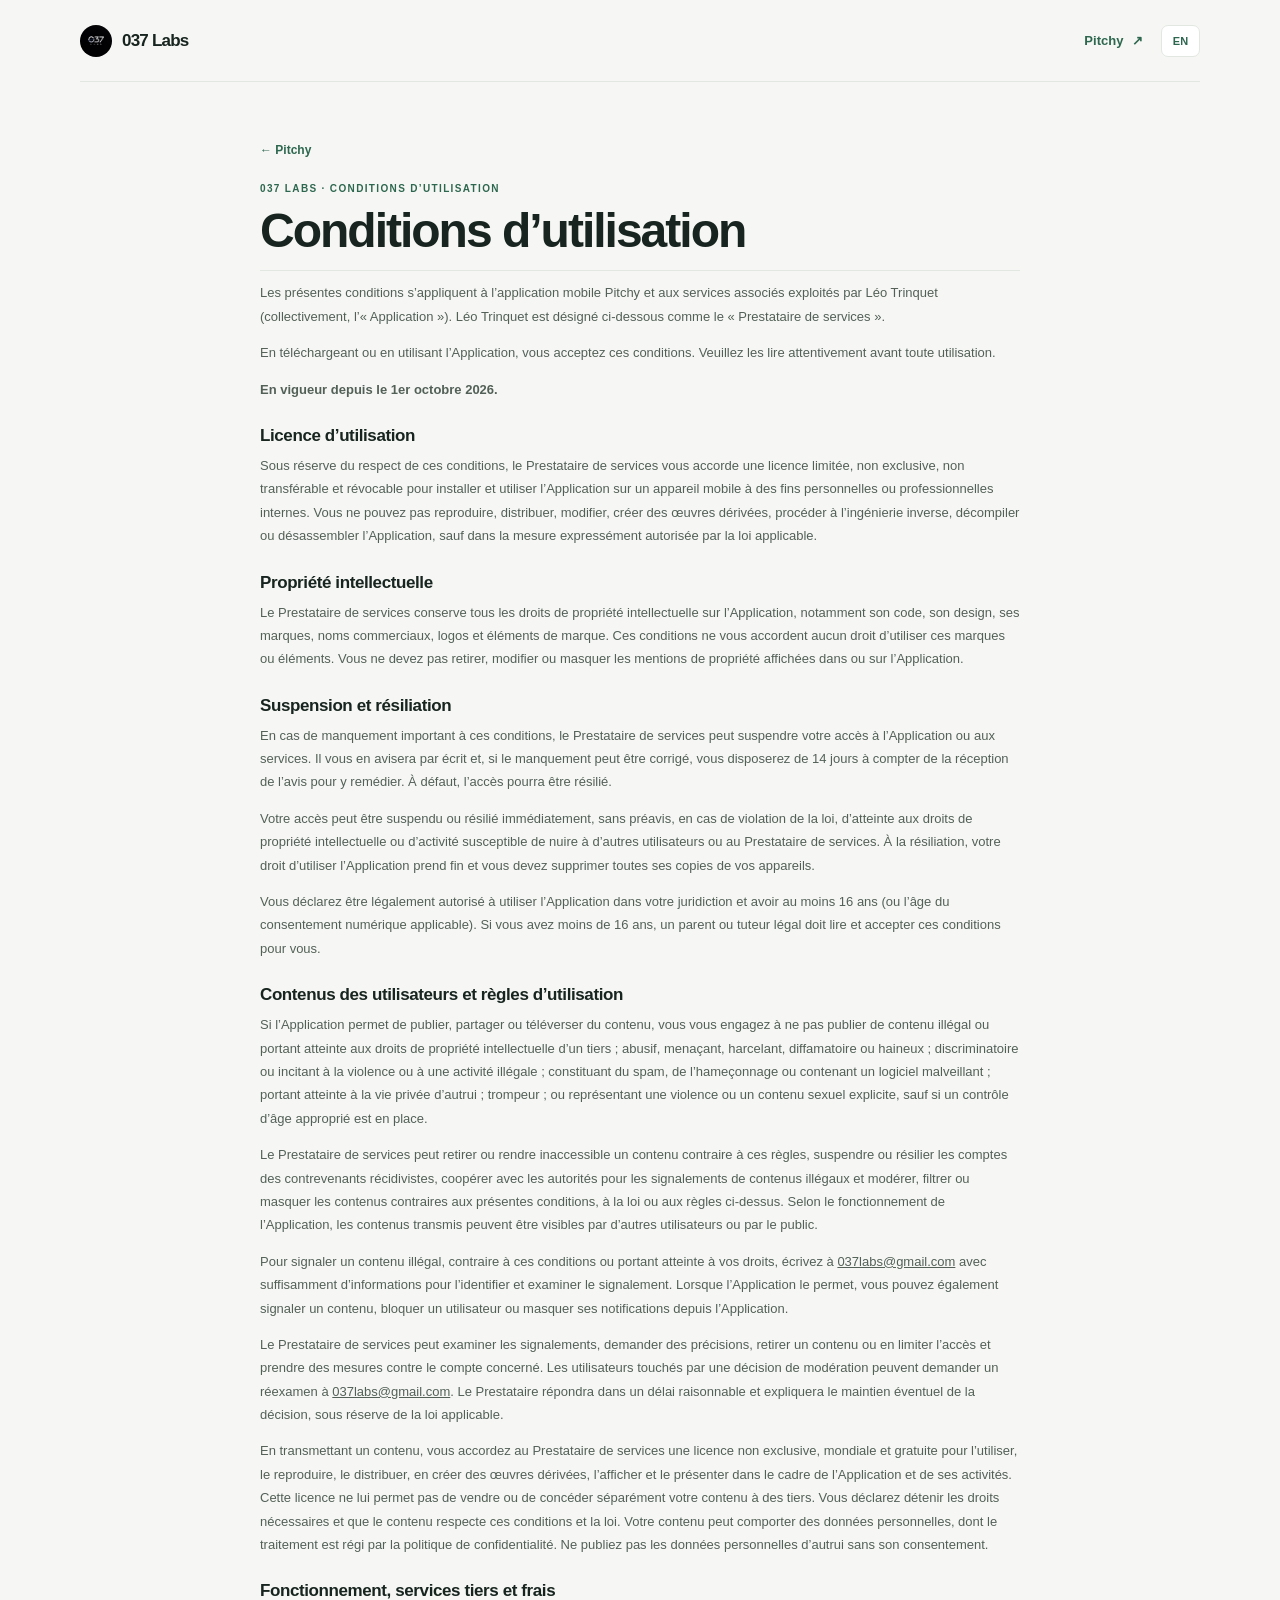
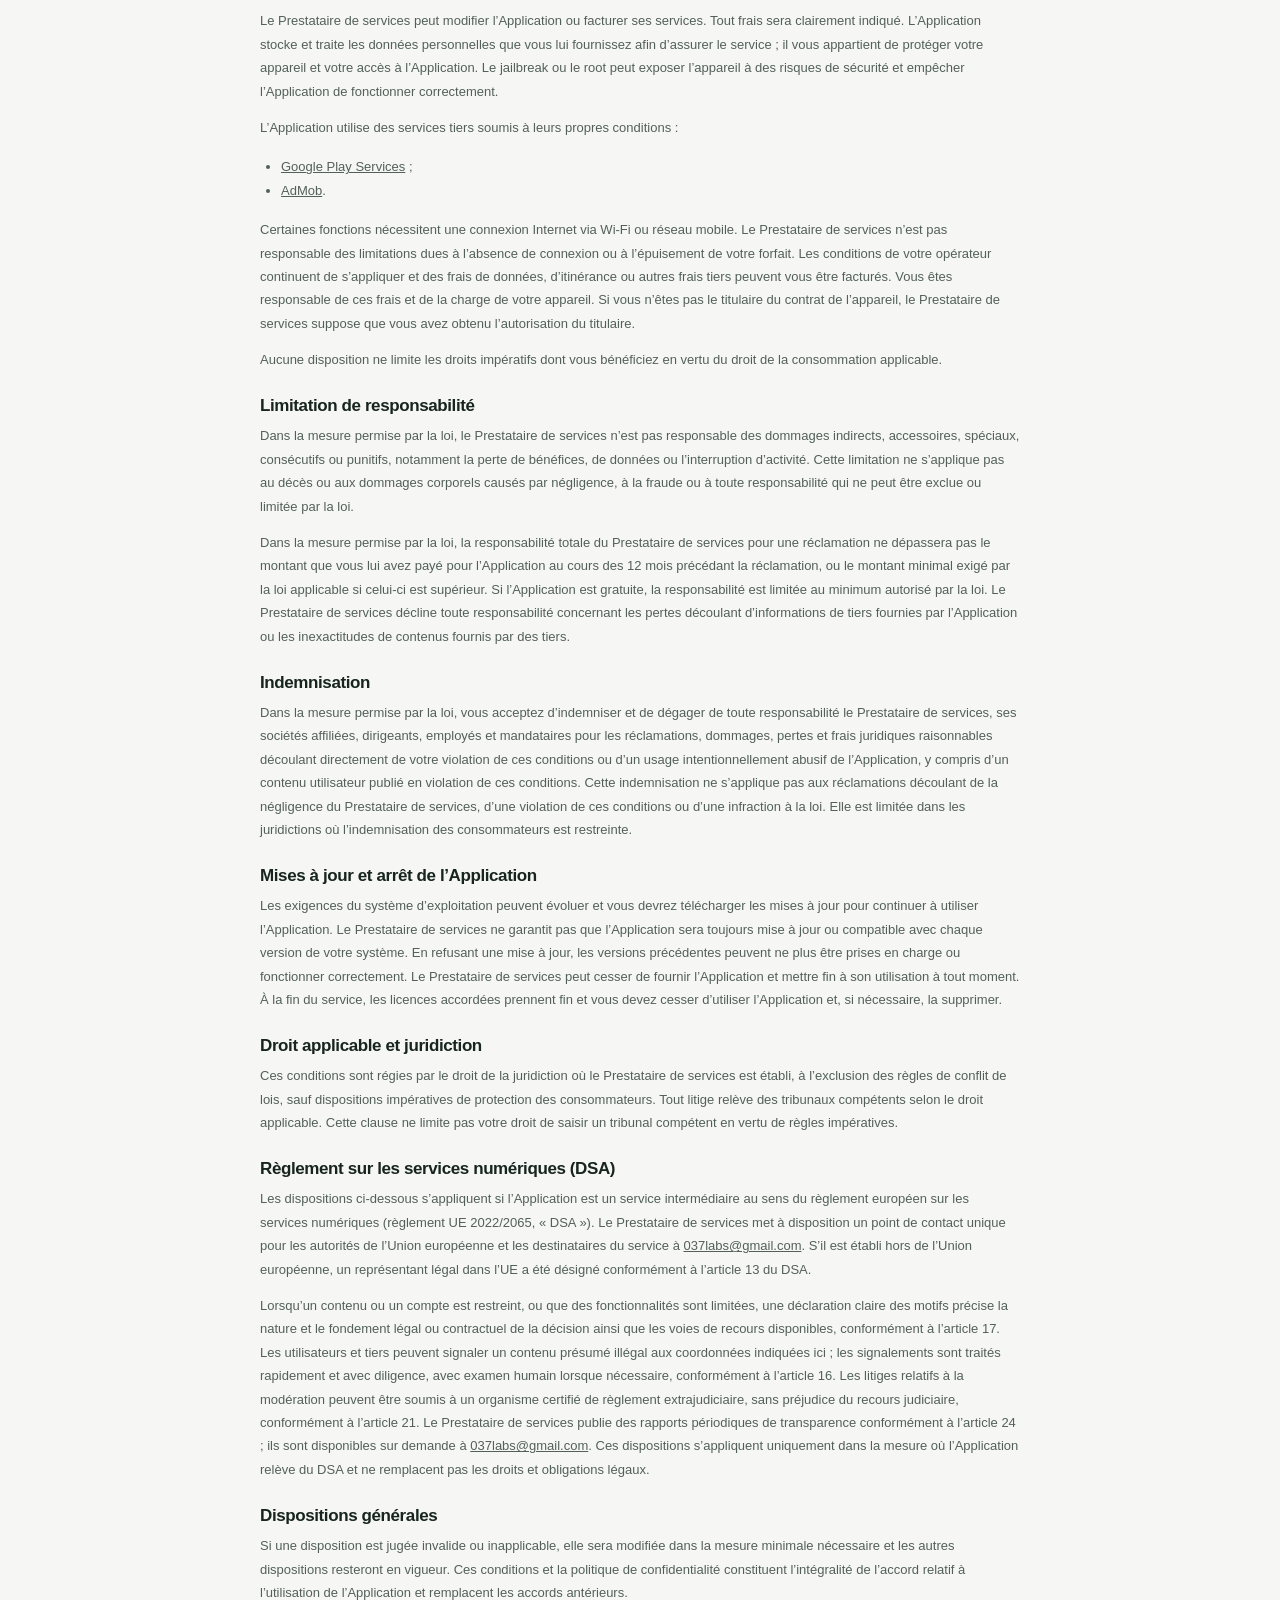
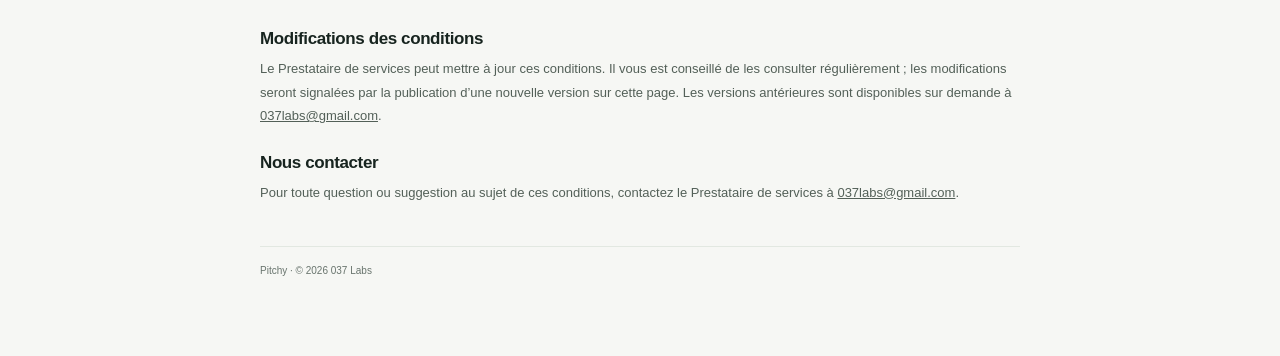
<file: apps/pitchy/terms/index.html>
<!doctype html>
<html lang="fr">
<head>
  <meta charset="utf-8">
  <meta name="viewport" content="width=device-width, initial-scale=1">
  <meta name="description" content="Conditions d’utilisation de Pitchy.">
  <title>Conditions d’utilisation — Pitchy</title>
  <link rel="icon" type="image/png" href="../../../assets/037labs_favicon.png">
  <link rel="stylesheet" href="../../../styles.css">
  <script src="../../../language.js" defer></script>
</head>
<body data-title-fr="Conditions d’utilisation — Pitchy" data-title-en="Pitchy Terms of Use">
  <header class="topbar">
    <a class="brand" href="../../../"><img class="brand-mark" src="../../../assets/037labs_icon.png" alt=""><span class="brand-name">037 Labs</span></a>
    <div class="top-actions">
      <a class="top-link" href="../"><span data-lang="fr">Pitchy</span><span data-lang="en" hidden>Pitchy</span> <span aria-hidden="true">↗</span></a>
      <button class="language-toggle" type="button">EN</button>
    </div>
  </header>
  <main class="document-main">
    <a class="back-link" href="../"><span data-lang="fr">← Pitchy</span><span data-lang="en" hidden>← Pitchy</span></a>
    <p class="document-label"><span data-lang="fr">037 LABS · CONDITIONS D’UTILISATION</span><span data-lang="en" hidden>037 LABS · TERMS OF USE</span></p>
    <h1><span data-lang="fr">Conditions d’utilisation</span><span data-lang="en" hidden>Terms of Use</span></h1>
    <article class="document-content">
      <section data-lang="fr">
        <p>Les présentes conditions s’appliquent à l’application mobile Pitchy et aux services associés exploités par Léo Trinquet (collectivement, l’« Application »). Léo Trinquet est désigné ci-dessous comme le « Prestataire de services ».</p>
        <p>En téléchargeant ou en utilisant l’Application, vous acceptez ces conditions. Veuillez les lire attentivement avant toute utilisation.</p>
        <p><strong>En vigueur depuis le 1er octobre 2026.</strong></p>

        <h2>Licence d’utilisation</h2>
        <p>Sous réserve du respect de ces conditions, le Prestataire de services vous accorde une licence limitée, non exclusive, non transférable et révocable pour installer et utiliser l’Application sur un appareil mobile à des fins personnelles ou professionnelles internes. Vous ne pouvez pas reproduire, distribuer, modifier, créer des œuvres dérivées, procéder à l’ingénierie inverse, décompiler ou désassembler l’Application, sauf dans la mesure expressément autorisée par la loi applicable.</p>

        <h2>Propriété intellectuelle</h2>
        <p>Le Prestataire de services conserve tous les droits de propriété intellectuelle sur l’Application, notamment son code, son design, ses marques, noms commerciaux, logos et éléments de marque. Ces conditions ne vous accordent aucun droit d’utiliser ces marques ou éléments. Vous ne devez pas retirer, modifier ou masquer les mentions de propriété affichées dans ou sur l’Application.</p>

        <h2>Suspension et résiliation</h2>
        <p>En cas de manquement important à ces conditions, le Prestataire de services peut suspendre votre accès à l’Application ou aux services. Il vous en avisera par écrit et, si le manquement peut être corrigé, vous disposerez de 14 jours à compter de la réception de l’avis pour y remédier. À défaut, l’accès pourra être résilié.</p>
        <p>Votre accès peut être suspendu ou résilié immédiatement, sans préavis, en cas de violation de la loi, d’atteinte aux droits de propriété intellectuelle ou d’activité susceptible de nuire à d’autres utilisateurs ou au Prestataire de services. À la résiliation, votre droit d’utiliser l’Application prend fin et vous devez supprimer toutes ses copies de vos appareils.</p>
        <p>Vous déclarez être légalement autorisé à utiliser l’Application dans votre juridiction et avoir au moins 16 ans (ou l’âge du consentement numérique applicable). Si vous avez moins de 16 ans, un parent ou tuteur légal doit lire et accepter ces conditions pour vous.</p>

        <h2>Contenus des utilisateurs et règles d’utilisation</h2>
        <p>Si l’Application permet de publier, partager ou téléverser du contenu, vous vous engagez à ne pas publier de contenu illégal ou portant atteinte aux droits de propriété intellectuelle d’un tiers ; abusif, menaçant, harcelant, diffamatoire ou haineux ; discriminatoire ou incitant à la violence ou à une activité illégale ; constituant du spam, de l’hameçonnage ou contenant un logiciel malveillant ; portant atteinte à la vie privée d’autrui ; trompeur ; ou représentant une violence ou un contenu sexuel explicite, sauf si un contrôle d’âge approprié est en place.</p>
        <p>Le Prestataire de services peut retirer ou rendre inaccessible un contenu contraire à ces règles, suspendre ou résilier les comptes des contrevenants récidivistes, coopérer avec les autorités pour les signalements de contenus illégaux et modérer, filtrer ou masquer les contenus contraires aux présentes conditions, à la loi ou aux règles ci-dessus. Selon le fonctionnement de l’Application, les contenus transmis peuvent être visibles par d’autres utilisateurs ou par le public.</p>
        <p>Pour signaler un contenu illégal, contraire à ces conditions ou portant atteinte à vos droits, écrivez à <a href="mailto:037labs@gmail.com">037labs@gmail.com</a> avec suffisamment d’informations pour l’identifier et examiner le signalement. Lorsque l’Application le permet, vous pouvez également signaler un contenu, bloquer un utilisateur ou masquer ses notifications depuis l’Application.</p>
        <p>Le Prestataire de services peut examiner les signalements, demander des précisions, retirer un contenu ou en limiter l’accès et prendre des mesures contre le compte concerné. Les utilisateurs touchés par une décision de modération peuvent demander un réexamen à <a href="mailto:037labs@gmail.com">037labs@gmail.com</a>. Le Prestataire répondra dans un délai raisonnable et expliquera le maintien éventuel de la décision, sous réserve de la loi applicable.</p>
        <p>En transmettant un contenu, vous accordez au Prestataire de services une licence non exclusive, mondiale et gratuite pour l’utiliser, le reproduire, le distribuer, en créer des œuvres dérivées, l’afficher et le présenter dans le cadre de l’Application et de ses activités. Cette licence ne lui permet pas de vendre ou de concéder séparément votre contenu à des tiers. Vous déclarez détenir les droits nécessaires et que le contenu respecte ces conditions et la loi. Votre contenu peut comporter des données personnelles, dont le traitement est régi par la politique de confidentialité. Ne publiez pas les données personnelles d’autrui sans son consentement.</p>

        <h2>Fonctionnement, services tiers et frais</h2>
        <p>Le Prestataire de services peut modifier l’Application ou facturer ses services. Tout frais sera clairement indiqué. L’Application stocke et traite les données personnelles que vous lui fournissez afin d’assurer le service ; il vous appartient de protéger votre appareil et votre accès à l’Application. Le jailbreak ou le root peut exposer l’appareil à des risques de sécurité et empêcher l’Application de fonctionner correctement.</p>
        <p>L’Application utilise des services tiers soumis à leurs propres conditions :</p>
        <ul>
          <li><a href="https://policies.google.com/terms">Google Play Services</a> ;</li>
          <li><a href="https://developers.google.com/admob/terms">AdMob</a>.</li>
        </ul>
        <p>Certaines fonctions nécessitent une connexion Internet via Wi-Fi ou réseau mobile. Le Prestataire de services n’est pas responsable des limitations dues à l’absence de connexion ou à l’épuisement de votre forfait. Les conditions de votre opérateur continuent de s’appliquer et des frais de données, d’itinérance ou autres frais tiers peuvent vous être facturés. Vous êtes responsable de ces frais et de la charge de votre appareil. Si vous n’êtes pas le titulaire du contrat de l’appareil, le Prestataire de services suppose que vous avez obtenu l’autorisation du titulaire.</p>
        <p>Aucune disposition ne limite les droits impératifs dont vous bénéficiez en vertu du droit de la consommation applicable.</p>

        <h2>Limitation de responsabilité</h2>
        <p>Dans la mesure permise par la loi, le Prestataire de services n’est pas responsable des dommages indirects, accessoires, spéciaux, consécutifs ou punitifs, notamment la perte de bénéfices, de données ou l’interruption d’activité. Cette limitation ne s’applique pas au décès ou aux dommages corporels causés par négligence, à la fraude ou à toute responsabilité qui ne peut être exclue ou limitée par la loi.</p>
        <p>Dans la mesure permise par la loi, la responsabilité totale du Prestataire de services pour une réclamation ne dépassera pas le montant que vous lui avez payé pour l’Application au cours des 12 mois précédant la réclamation, ou le montant minimal exigé par la loi applicable si celui-ci est supérieur. Si l’Application est gratuite, la responsabilité est limitée au minimum autorisé par la loi. Le Prestataire de services décline toute responsabilité concernant les pertes découlant d’informations de tiers fournies par l’Application ou les inexactitudes de contenus fournis par des tiers.</p>

        <h2>Indemnisation</h2>
        <p>Dans la mesure permise par la loi, vous acceptez d’indemniser et de dégager de toute responsabilité le Prestataire de services, ses sociétés affiliées, dirigeants, employés et mandataires pour les réclamations, dommages, pertes et frais juridiques raisonnables découlant directement de votre violation de ces conditions ou d’un usage intentionnellement abusif de l’Application, y compris d’un contenu utilisateur publié en violation de ces conditions. Cette indemnisation ne s’applique pas aux réclamations découlant de la négligence du Prestataire de services, d’une violation de ces conditions ou d’une infraction à la loi. Elle est limitée dans les juridictions où l’indemnisation des consommateurs est restreinte.</p>

        <h2>Mises à jour et arrêt de l’Application</h2>
        <p>Les exigences du système d’exploitation peuvent évoluer et vous devrez télécharger les mises à jour pour continuer à utiliser l’Application. Le Prestataire de services ne garantit pas que l’Application sera toujours mise à jour ou compatible avec chaque version de votre système. En refusant une mise à jour, les versions précédentes peuvent ne plus être prises en charge ou fonctionner correctement. Le Prestataire de services peut cesser de fournir l’Application et mettre fin à son utilisation à tout moment. À la fin du service, les licences accordées prennent fin et vous devez cesser d’utiliser l’Application et, si nécessaire, la supprimer.</p>

        <h2>Droit applicable et juridiction</h2>
        <p>Ces conditions sont régies par le droit de la juridiction où le Prestataire de services est établi, à l’exclusion des règles de conflit de lois, sauf dispositions impératives de protection des consommateurs. Tout litige relève des tribunaux compétents selon le droit applicable. Cette clause ne limite pas votre droit de saisir un tribunal compétent en vertu de règles impératives.</p>

        <h2>Règlement sur les services numériques (DSA)</h2>
        <p>Les dispositions ci-dessous s’appliquent si l’Application est un service intermédiaire au sens du règlement européen sur les services numériques (règlement UE 2022/2065, « DSA »). Le Prestataire de services met à disposition un point de contact unique pour les autorités de l’Union européenne et les destinataires du service à <a href="mailto:037labs@gmail.com">037labs@gmail.com</a>. S’il est établi hors de l’Union européenne, un représentant légal dans l’UE a été désigné conformément à l’article 13 du DSA.</p>
        <p>Lorsqu’un contenu ou un compte est restreint, ou que des fonctionnalités sont limitées, une déclaration claire des motifs précise la nature et le fondement légal ou contractuel de la décision ainsi que les voies de recours disponibles, conformément à l’article 17. Les utilisateurs et tiers peuvent signaler un contenu présumé illégal aux coordonnées indiquées ici ; les signalements sont traités rapidement et avec diligence, avec examen humain lorsque nécessaire, conformément à l’article 16. Les litiges relatifs à la modération peuvent être soumis à un organisme certifié de règlement extrajudiciaire, sans préjudice du recours judiciaire, conformément à l’article 21. Le Prestataire de services publie des rapports périodiques de transparence conformément à l’article 24 ; ils sont disponibles sur demande à <a href="mailto:037labs@gmail.com">037labs@gmail.com</a>. Ces dispositions s’appliquent uniquement dans la mesure où l’Application relève du DSA et ne remplacent pas les droits et obligations légaux.</p>

        <h2>Dispositions générales</h2>
        <p>Si une disposition est jugée invalide ou inapplicable, elle sera modifiée dans la mesure minimale nécessaire et les autres dispositions resteront en vigueur. Ces conditions et la politique de confidentialité constituent l’intégralité de l’accord relatif à l’utilisation de l’Application et remplacent les accords antérieurs.</p>

        <h2>Modifications des conditions</h2>
        <p>Le Prestataire de services peut mettre à jour ces conditions. Il vous est conseillé de les consulter régulièrement ; les modifications seront signalées par la publication d’une nouvelle version sur cette page. Les versions antérieures sont disponibles sur demande à <a href="mailto:037labs@gmail.com">037labs@gmail.com</a>.</p>

        <h2>Nous contacter</h2>
        <p>Pour toute question ou suggestion au sujet de ces conditions, contactez le Prestataire de services à <a href="mailto:037labs@gmail.com">037labs@gmail.com</a>.</p>
      </section>
      <section data-lang="en" hidden>
        <p>These terms apply to the Pitchy mobile app and related services operated by Léo Trinquet (collectively, the “Application”). Léo Trinquet is referred to below as the “Service Provider”.</p>
        <p>By downloading or using the Application, you agree to these terms. Please read them carefully before use.</p>
        <p><strong>Effective date: October 1, 2026.</strong></p>

        <h2>License to use the Application</h2>
        <p>Subject to your compliance with these terms, the Service Provider grants you a limited, non-exclusive, non-transferable, revocable license to install and use the Application on a mobile device for personal or internal business purposes. You may not reproduce, distribute, modify, create derivative works from, reverse engineer, decompile, or disassemble the Application, except to the extent expressly permitted by applicable law.</p>

        <h2>Intellectual property</h2>
        <p>The Service Provider retains all intellectual property rights in the Application, including its code, design, trademarks, trade names, logos, and branding. These terms grant you no right to use those marks or branding. You agree not to remove, alter, or obscure proprietary notices displayed in or on the Application.</p>

        <h2>Suspension and termination</h2>
        <p>If you materially breach these terms, the Service Provider may suspend your access to the Application or services. It will give you written notice and, where the breach can be fixed, you will have 14 days from receipt of notice to remedy it. If you do not, access may be terminated.</p>
        <p>Access may be suspended or terminated immediately without notice if you violate applicable law, infringe intellectual property rights, or engage in activity that could harm other users or the Service Provider. Upon termination, your right to use the Application ends and you must delete all copies from your devices.</p>
        <p>You represent that you are legally permitted to use the Application in your jurisdiction and are at least 16 years old (or the applicable age of digital consent). If you are under 16, a parent or legal guardian must review and accept these terms for you.</p>

        <h2>User-generated content and acceptable use</h2>
        <p>If the Application lets users post, share, or upload content, you agree not to post content that is illegal or infringes third-party intellectual property; abusive, threatening, harassing, defamatory, or hateful; discriminatory or incites violence or illegal activity; spam, phishing, or malware; violates another person’s privacy; is misleading; or contains explicit violence or sexual content unless appropriately age-gated.</p>
        <p>The Service Provider may remove or disable access to content that violates these rules, suspend or terminate repeat offenders’ accounts, cooperate with law enforcement regarding reports of illegal content, and moderate, filter, or hide content that violates these terms, applicable law, or these guidelines. Depending on how the Application works, submitted content may be visible to other users or the public.</p>
        <p>To report content that violates these terms, infringes your rights, or is unlawful, email <a href="mailto:037labs@gmail.com">037labs@gmail.com</a> with enough information to identify and review it. Where available, you may also report content, block users, or mute notifications in the Application.</p>
        <p>The Service Provider may review reports, request more information, remove content or restrict access, and take action against the responsible account. Users affected by a moderation decision may request further review at <a href="mailto:037labs@gmail.com">037labs@gmail.com</a>. The Service Provider will respond within a reasonable period and give reasons for any upheld decision, subject to applicable law.</p>
        <p>By submitting content, you grant the Service Provider a non-exclusive, worldwide, royalty-free license to use, reproduce, distribute, prepare derivative works of, display, and perform it in connection with the Application and its business. This does not allow the Service Provider to independently sell or sublicense your content to third parties. You represent that you own or control the necessary rights and that your content complies with these terms and the law. Your content may contain personal data, which is governed by the Privacy Policy. Do not post another person’s personal data without consent.</p>

        <h2>Operation, third-party services, and charges</h2>
        <p>The Service Provider may modify the Application or charge for its services. Any charges will be clearly communicated. The Application stores and processes personal data you provide to deliver the service; you are responsible for securing your device and access to the Application. Jailbreaking or rooting may expose your device to security risks and cause the Application not to function properly.</p>
        <p>The Application uses third-party services subject to their own terms:</p>
        <ul>
          <li><a href="https://policies.google.com/terms">Google Play Services</a>; and</li>
          <li><a href="https://developers.google.com/admob/terms">AdMob</a>.</li>
        </ul>
        <p>Some functions require an Internet connection over Wi-Fi or mobile data. The Service Provider is not responsible for limitations caused by lack of connectivity or an exhausted data allowance. Your mobile provider’s terms continue to apply, and data, roaming, or other third-party charges may apply. You are responsible for those charges and for keeping your device charged. If you are not the device’s bill payer, the Service Provider assumes you have the bill payer’s permission.</p>
        <p>Nothing in these terms limits any rights you have under mandatory consumer protection laws.</p>

        <h2>Limitation of liability</h2>
        <p>To the fullest extent permitted by law, the Service Provider is not liable for indirect, incidental, special, consequential, or punitive damages, including lost profits, data loss, or business interruption. This limitation does not apply to death or personal injury caused by negligence, fraud, or liability that cannot be excluded or limited by law.</p>
        <p>To the fullest extent permitted by law, total liability for a claim will not exceed the amount you paid the Service Provider for the Application in the 12 months before the claim, or the minimum amount required by applicable law if greater. If the Application is free, liability is limited to the minimum permitted by law. The Service Provider accepts no liability for losses arising from third-party information provided through the Application or inaccuracies in third-party content.</p>

        <h2>Indemnification</h2>
        <p>To the fullest extent permitted by law, you agree to indemnify and hold harmless the Service Provider, its affiliates, officers, employees, and agents from claims, damages, losses, and reasonable legal fees arising directly from your breach of these terms or intentional misuse of the Application, including content you submit in violation of these terms. This does not apply to claims arising from the Service Provider’s negligence, breach of these terms, or violation of law. It is limited where consumer indemnification is restricted by law.</p>

        <h2>Updates and discontinuation</h2>
        <p>Operating-system requirements may change, and you may need to download updates to continue using the Application. The Service Provider does not guarantee that the Application will always be updated or compatible with every system version. If you decline an update, older versions may no longer be supported or may not function properly. The Service Provider may stop providing the Application and terminate its use at any time. When the service ends, the licenses granted end and you must stop using the Application and, if necessary, delete it.</p>

        <h2>Governing law and jurisdiction</h2>
        <p>These terms are governed by the laws of the jurisdiction where the Service Provider is established, excluding conflict-of-law rules, except where mandatory consumer protection laws provide otherwise. Disputes are brought before the courts with jurisdiction under applicable law. This does not limit your right to bring a claim before a court competent under mandatory law.</p>

        <h2>Digital Services Act (DSA)</h2>
        <p>The following provisions apply if the Application is an intermediary service under the Digital Services Act (Regulation (EU) 2022/2065, “DSA”). The Service Provider maintains a single point of contact for EU authorities and service recipients at <a href="mailto:037labs@gmail.com">037labs@gmail.com</a>. If established outside the EU, an EU legal representative has been designated under Article 13 of the DSA.</p>
        <p>When content, an account, or features are restricted, a clear statement of reasons will describe the restriction, its legal or contractual basis, and available redress under Article 17. Users and third parties may report allegedly illegal content using the contact details here; reports will be handled promptly and diligently, with human review where necessary, under Article 16. Content-moderation disputes may be submitted to a certified out-of-court dispute-settlement body under Article 21 without affecting judicial remedies. The Service Provider publishes periodic transparency reports under Article 24; they are available on request at <a href="mailto:037labs@gmail.com">037labs@gmail.com</a>. These provisions apply only to the extent the Application qualifies under the DSA and do not replace legal rights or obligations.</p>

        <h2>General provisions</h2>
        <p>If a provision is held invalid or unenforceable, it will be modified to the minimum extent necessary and the remaining provisions will remain in force. These terms and the Privacy Policy constitute the entire agreement regarding your use of the Application and supersede prior agreements.</p>

        <h2>Changes to these terms</h2>
        <p>The Service Provider may update these terms. You are advised to review them regularly; changes will be announced by posting a new version on this page. Previous versions are available on request at <a href="mailto:037labs@gmail.com">037labs@gmail.com</a>.</p>

        <h2>Contact us</h2>
        <p>For questions or suggestions about these terms, contact the Service Provider at <a href="mailto:037labs@gmail.com">037labs@gmail.com</a>.</p>
      </section>
    </article>
    <div class="document-footer">Pitchy · © 2026 037 Labs</div>
  </main>
</body>
</html>
</file>
<file: styles.css>
:root {
  color-scheme: light;
  --paper: #f6f7f4;
  --white: #fff;
  --ink: #17241f;
  --muted: #68746d;
  --line: #e2e8e1;
  --green: #2e6750;
  --lime: #d3e6ae;
  --peach: #f1c6a9;
  --font: "Segoe UI", Arial, sans-serif;
}

* { box-sizing: border-box; }
[hidden] { display: none !important; }
html { scroll-behavior: smooth; }
body { margin: 0; background: var(--paper); color: var(--ink); font-family: var(--font); -webkit-font-smoothing: antialiased; }
a { color: inherit; }
.topbar, main, .footer { width: min(1120px, calc(100% - 64px)); margin-inline: auto; }
.topbar { height: 82px; display: flex; align-items: center; justify-content: space-between; border-bottom: 1px solid var(--line); }
.top-actions { display: flex; align-items: center; gap: 18px; }
.language-toggle { min-width: 39px; min-height: 32px; padding: 0 9px; border: 1px solid var(--line); border-radius: 7px; background: var(--white); color: var(--green); font: inherit; font-size: 11px; font-weight: 700; cursor: pointer; }
.language-toggle:hover { border-color: var(--green); }
.brand { display: inline-flex; gap: 10px; align-items: center; text-decoration: none; }
.brand-mark { width: 32px; height: 32px; display: block; flex: 0 0 auto; border-radius: 50%; object-fit: cover; }
.brand-name { font-size: 17px; font-weight: 700; letter-spacing: -.8px; }
.brand-dot, .heading-period { color: var(--green); }
.top-link, .text-link { font-size: 13px; font-weight: 600; text-decoration: none; }
.top-link span, .text-link span { margin-left: 5px; color: var(--green); }
.hero { min-height: 484px; display: grid; grid-template-columns: 1.08fr .92fr; align-items: center; gap: 52px; padding: 66px 0 74px; }
.eyebrow { margin: 0; display: flex; align-items: center; gap: 9px; color: var(--green); font-size: 10px; font-weight: 700; letter-spacing: 1.45px; }
.eyebrow-line { width: 19px; height: 1px; background: var(--green); }
h1, h2, p { margin-top: 0; }
h1 { margin: 22px 0 16px; font-size: clamp(43px, 5.2vw, 66px); line-height: 1.05; letter-spacing: -3.2px; font-weight: 600; }
.serif-accent { color: var(--green); font-family: Georgia, serif; font-weight: 500; font-style: italic; letter-spacing: -2px; }
.hero-description { max-width: 430px; margin-bottom: 26px; color: var(--muted); font-size: 14px; line-height: 1.8; }
.button { min-height: 46px; padding: 0 18px; display: inline-flex; align-items: center; justify-content: center; gap: 20px; border-radius: 7px; text-decoration: none; font-size: 12px; font-weight: 600; transition: transform .18s ease, background .18s ease; }
.button:hover { transform: translateY(-2px); }
.button-dark { color: var(--white); background: var(--ink); }
.button-dark:hover { background: var(--green); }
.hero-art { position: relative; height: 322px; display: grid; place-items: center; overflow: hidden; border-radius: 19px; background: #e9eee5; }
.art-orbit { position: absolute; width: 350px; height: 350px; border: 1px solid rgba(46, 103, 80, .16); border-radius: 50%; }
.orbit-two { width: 255px; height: 255px; }
.art-sun { position: absolute; top: 31px; right: 56px; width: 75px; height: 75px; border-radius: 50%; background: var(--peach); }
.art-card { position: relative; z-index: 1; width: 224px; height: 240px; padding: 15px 17px; border: 1px solid rgba(255,255,255,.7); border-radius: 13px; background: rgba(255,255,255,.78); box-shadow: 0 19px 46px rgba(34, 57, 43, .12); transform: rotate(-4deg); }
.art-card-top, .art-card-foot { display: flex; justify-content: space-between; align-items: center; }
.art-card-top { color: #78867c; font-size: 7px; letter-spacing: 1px; }
.art-window-dots { color: #c4d2c1; font-size: 8px; letter-spacing: 1px; }
.art-symbol { margin-top: 26px; color: var(--green); font-size: 29px; }
.art-card-title { margin-top: 4px; font-size: 28px; font-weight: 600; line-height: 1.03; letter-spacing: -1.3px; }
.art-card-foot { position: absolute; right: 17px; bottom: 15px; left: 17px; color: #718075; font-size: 9px; }
.art-spark { position: absolute; color: var(--green); }
.spark-one { top: 50px; left: 59px; font-size: 18px; }
.spark-two { right: 71px; bottom: 39px; color: #cf946d; font-size: 14px; }
.art-caption { position: absolute; bottom: 21px; left: 22px; color: #68766d; font-size: 8px; font-weight: 700; letter-spacing: 1.2px; }
.apps-section { padding: 45px 0 63px; border-top: 1px solid var(--line); }
.section-heading { margin-bottom: 24px; display: flex; align-items: end; justify-content: space-between; gap: 20px; }
.section-heading h2, .resources-section h2, .how-section h2 { margin: 11px 0 0; font-size: 30px; letter-spacing: -1.2px; }
.section-note { margin: 0 0 4px; color: var(--muted); font-size: 12px; }
.app-list { display: grid; grid-template-columns: repeat(2, minmax(0, 1fr)); gap: 14px; }
.app-card, .loading-card, .empty-card, .error-card { border: 1px solid var(--line); border-radius: 10px; background: var(--white); }
.app-card { padding: 20px; }
.app-card-head { display: flex; justify-content: space-between; align-items: flex-start; gap: 12px; }
.app-monogram { width: 40px; height: 40px; display: grid; flex: 0 0 auto; place-items: center; border-radius: 12px; background: #edf2e8; color: var(--green); font-size: 15px; font-weight: 700; }
.app-icon { width: 40px; height: 40px; flex: 0 0 auto; border-radius: 12px; object-fit: cover; }
.button-store { margin-top: 15px; }
.play-store-button { margin-bottom: 22px; }
.app-platform { padding: 6px 9px; border-radius: 20px; background: #f3f5f1; color: var(--muted); font-size: 9px; font-weight: 600; }
.app-card h3 { margin: 16px 0 5px; font-size: 17px; letter-spacing: -.4px; }
.app-description { min-height: 37px; margin: 0; color: var(--muted); font-size: 12px; line-height: 1.6; }
.app-links { margin-top: 19px; padding-top: 14px; display: flex; flex-wrap: wrap; gap: 9px 16px; border-top: 1px solid #edf0ec; }
.app-links a { color: var(--green); font-size: 10px; font-weight: 600; text-decoration: none; }
.app-links a:hover, .text-link:hover, .top-link:hover { text-decoration: underline; text-underline-offset: 3px; }
.loading-card, .empty-card, .error-card { grid-column: 1 / -1; padding: 25px; color: var(--muted); font-size: 13px; line-height: 1.7; }
.empty-card { display: flex; align-items: center; gap: 16px; }
.empty-icon { width: 38px; height: 38px; display: grid; flex: 0 0 auto; place-items: center; border-radius: 50%; background: #edf2e8; color: var(--green); font-size: 19px; }
.empty-card strong { display: block; margin-bottom: 2px; color: var(--ink); }
.empty-card p { margin: 0; }
.loading-dots { color: var(--green); }
.resources-section { display: flex; align-items: center; gap: 18px; padding: 22px 24px; border-radius: 10px; background: #e9eee5; }
.resource-icon { width: 38px; height: 38px; display: grid; flex: 0 0 auto; place-items: center; border: 1px solid #d5dfd1; border-radius: 10px; color: var(--green); font-size: 17px; }
.resource-copy { flex: 1; }
.resources-section .eyebrow { font-size: 8px; }
.resources-section h2 { margin: 5px 0 3px; font-size: 15px; letter-spacing: -.3px; }
.resources-section p:not(.eyebrow) { margin: 0; color: var(--muted); font-size: 11px; }
code { padding: 2px 5px; border-radius: 4px; background: rgba(46,103,80,.08); color: #315844; font-family: Consolas, monospace; font-size: .92em; }
.resources-section .text-link { white-space: nowrap; }
.how-section { padding: 76px 0 75px; display: grid; grid-template-columns: 1fr 1fr; gap: 55px; }
.how-section h2 { margin-top: 15px; font-size: clamp(25px, 3vw, 34px); line-height: 1.28; letter-spacing: -1.3px; }
.how-section h2 .serif-accent { letter-spacing: -1px; }
.how-steps { padding-top: 1px; }
.how-step { display: flex; gap: 16px; padding: 13px 0; border-bottom: 1px solid var(--line); }
.how-step span { color: var(--green); font-size: 10px; font-weight: 700; }
.how-step p { margin: 0; color: var(--muted); font-size: 12px; line-height: 1.6; }
.setup-link { display: inline-block; margin: 17px 0 0 34px; font-size: 11px; }
.footer { min-height: 75px; display: flex; align-items: center; justify-content: space-between; gap: 16px; border-top: 1px solid var(--line); }
.footer-brand .brand-mark { width: 25px; height: 25px; border-radius: 50%; }
.footer-brand .brand-name { font-size: 14px; }
.footer p, .footer-year { margin: 0; color: var(--muted); font-size: 10px; }
.footer-year { white-space: nowrap; }

/* Shared document-page styles */
.document-main { width: min(760px, calc(100% - 48px)); margin: 0 auto; padding: 58px 0 80px; }
.back-link { display: inline-block; margin-bottom: 26px; color: var(--green); font-size: 12px; font-weight: 600; text-decoration: none; }
.document-label { margin-bottom: 12px; color: var(--green); font-size: 10px; font-weight: 700; letter-spacing: 1.35px; text-transform: uppercase; }
.document-main h1 { margin: 0 0 14px; font-size: clamp(34px, 5vw, 48px); letter-spacing: -2px; }
.app-page-title { display: flex; align-items: center; gap: 16px; margin-bottom: 14px; }
.app-page-title img { width: 58px; height: 58px; flex: 0 0 auto; border-radius: 14px; object-fit: cover; }
.app-page-title h1 { margin: 0; }
.document-lead { color: var(--muted); font-size: 14px; line-height: 1.8; }
.document-meta { margin: 22px 0 30px; padding: 14px 16px; border-left: 3px solid var(--lime); background: #eef1eb; color: var(--muted); font-size: 11px; line-height: 1.7; }
.document-content { padding-top: 10px; border-top: 1px solid var(--line); }
.document-content h2 { margin: 25px 0 8px; font-size: 17px; letter-spacing: -.4px; }
.document-content p, .document-content li { color: #536058; font-size: 13px; line-height: 1.8; }
.document-content ul, .document-content ol { padding-left: 21px; }
.placeholder { padding: 1px 5px; border-radius: 3px; background: #fff0d9; color: #7e5627; }
.document-footer { margin-top: 42px; padding-top: 18px; border-top: 1px solid var(--line); color: var(--muted); font-size: 10px; }
.document-footer a { color: var(--green); text-decoration: none; }

@media (max-width: 720px) {
  .topbar, main, .footer { width: min(100% - 40px, 560px); }
  .topbar { height: 68px; }
  .top-actions { gap: 11px; }
  .hero { grid-template-columns: 1fr; gap: 32px; padding: 52px 0 55px; }
  .hero-art { height: 280px; }
  .section-heading { align-items: flex-start; flex-direction: column; gap: 9px; }
  .app-list { grid-template-columns: 1fr; }
  .app-description { min-height: auto; }
  .resources-section { align-items: flex-start; flex-wrap: wrap; gap: 12px; }
  .resource-copy { min-width: calc(100% - 55px); }
  .resources-section .text-link { margin-left: 50px; }
  .how-section { grid-template-columns: 1fr; gap: 22px; padding: 57px 0; }
  .footer { flex-wrap: wrap; padding: 17px 0; }
  .footer p { flex: 1; text-align: right; }
}

@media (max-width: 420px) {
  .topbar, main, .footer { width: calc(100% - 32px); }
  h1 { letter-spacing: -2.5px; }
  .hero-art { height: 250px; }
  .footer p { order: 3; flex-basis: 100%; text-align: left; }
}

@media (prefers-reduced-motion: reduce) {
  *, *::before, *::after { scroll-behavior: auto !important; transition-duration: .01ms !important; }
}
</file>
